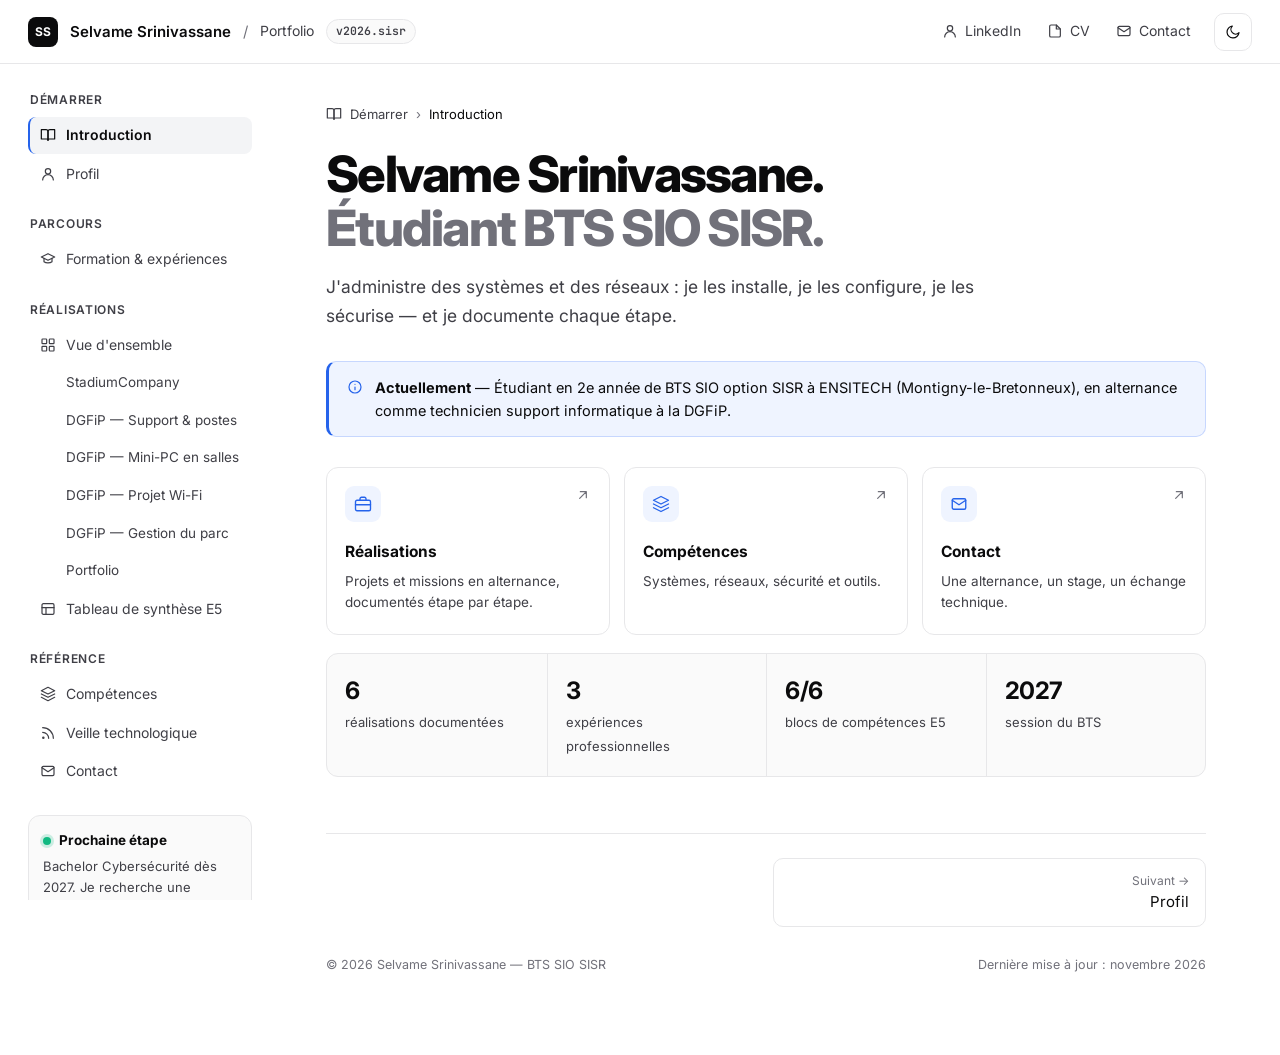
<file: index.html>
<!DOCTYPE html>
<html lang="fr">
<head>
<meta charset="UTF-8">
<meta name="viewport" content="width=device-width, initial-scale=1.0">
<title>Selvame Srinivassane — Portfolio BTS SIO SISR</title>
<meta name="description" content="Portfolio de Selvame Srinivassane, étudiant en BTS SIO option SISR : réalisations professionnelles, compétences systèmes & réseaux, veille technologique.">
<link rel="preconnect" href="https://fonts.googleapis.com">
<link rel="preconnect" href="https://fonts.gstatic.com" crossorigin>
<link href="https://fonts.googleapis.com/css2?family=Inter:wght@400;500;600;700;800&family=JetBrains+Mono:wght@400;500&display=swap" rel="stylesheet">
<script>
  // Applique le thème avant l'affichage pour éviter le flash
  (function () {
    var t = null;
    try { t = localStorage.getItem('theme'); } catch (e) {}
    if (!t) t = window.matchMedia('(prefers-color-scheme: dark)').matches ? 'dark' : 'light';
    document.documentElement.setAttribute('data-theme', t);
  })();
</script>
<style>
  :root {
    --bg: #ffffff;
    --surface: #fafafa;
    --surface-2: #f3f4f6;
    --border: #e7e7e9;
    --text: #0b0b0c;
    --text-2: #3f3f46;
    --muted: #71717a;
    --accent: #2563eb;
    --accent-soft: #eff4ff;
    --accent-border: #c7d7fe;
    --ok: #10b981;
    --todo-bg: #fffbeb;
    --todo-border: #f59e0b;
    --todo-text: #92400e;
    --radius: 12px;
    --sidebar-w: 270px;
    --header-h: 64px;
    --font: "Inter", system-ui, -apple-system, "Segoe UI", sans-serif;
    --mono: "JetBrains Mono", ui-monospace, Consolas, monospace;
  }
  :root[data-theme="dark"] {
    --bg: #0a0a0b;
    --surface: #121214;
    --surface-2: #1a1a1d;
    --border: #26262b;
    --text: #f4f4f5;
    --text-2: #d4d4d8;
    --muted: #8e8e98;
    --accent: #6b9bff;
    --accent-soft: rgba(59,130,246,.10);
    --accent-border: rgba(96,145,255,.35);
    --todo-bg: rgba(245,158,11,.10);
    --todo-border: #b7791f;
    --todo-text: #fbbf24;
  }

  * { box-sizing: border-box; }
  html { scroll-behavior: smooth; }
  body {
    margin: 0; background: var(--bg); color: var(--text);
    font-family: var(--font); font-size: 15px; line-height: 1.6;
    -webkit-font-smoothing: antialiased;
  }
  a { color: inherit; text-decoration: none; }
  svg.i { width: 16px; height: 16px; flex: none; stroke: currentColor; fill: none; stroke-width: 1.8; stroke-linecap: round; stroke-linejoin: round; }
  code, .mono { font-family: var(--mono); }
  :focus-visible { outline: 2px solid var(--accent); outline-offset: 2px; border-radius: 6px; }

  /* ---------- Header ---------- */
  .header {
    position: sticky; top: 0; z-index: 40; height: var(--header-h);
    background: color-mix(in srgb, var(--bg) 88%, transparent);
    backdrop-filter: blur(10px); border-bottom: 1px solid var(--border);
  }
  .header-inner { height: 100%; display: flex; align-items: center; gap: 12px; padding: 0 28px; }
  .brand { display: flex; align-items: center; gap: 12px; font-weight: 600; white-space: nowrap; }
  .logo {
    width: 30px; height: 30px; border-radius: 8px; background: var(--text); color: var(--bg);
    display: grid; place-items: center; font-size: 12px; font-weight: 700; letter-spacing: -.02em;
  }
  .crumb-sep { color: var(--muted); font-weight: 400; }
  .brand-sub { color: var(--text-2); font-weight: 400; font-size: 14px; }
  .pill {
    font-family: var(--mono); font-size: 11.5px; color: var(--text-2);
    border: 1px solid var(--border); border-radius: 999px; padding: 2px 9px; background: var(--surface);
  }
  .header-right { margin-left: auto; display: flex; align-items: center; gap: 4px; }
  .hlink { display: inline-flex; align-items: center; gap: 7px; padding: 7px 11px; border-radius: 8px; font-size: 14px; color: var(--text-2); }
  .hlink:hover { background: var(--surface-2); color: var(--text); }
  .icon-btn {
    width: 38px; height: 38px; border-radius: 10px; border: 1px solid var(--border);
    background: var(--bg); color: var(--text); display: grid; place-items: center; cursor: pointer; margin-left: 8px;
  }
  .icon-btn:hover { background: var(--surface-2); }
  .menu-btn { display: none; margin-left: 0; }

  /* ---------- Layout ---------- */
  .layout { display: grid; grid-template-columns: var(--sidebar-w) minmax(0, 1fr); max-width: 1440px; }
  .sidebar {
    position: sticky; top: var(--header-h); height: calc(100vh - var(--header-h));
    overflow-y: auto; padding: 26px 18px 28px 28px;
  }
  .nav-group + .nav-group { margin-top: 22px; }
  .nav-title { font-size: 12px; font-weight: 600; letter-spacing: .06em; text-transform: uppercase; color: var(--text-2); margin: 0 0 8px 2px; }
  .nav-link {
    display: flex; align-items: center; gap: 10px; padding: 7px 10px; border-radius: 8px;
    color: var(--text-2); font-size: 14px; border-left: 2px solid transparent; margin-bottom: 2px;
  }
  .nav-link:hover { background: var(--surface-2); color: var(--text); }
  .nav-link.active { background: var(--surface-2); color: var(--text); font-weight: 600; border-left-color: var(--accent); }
  .nav-link.sub { padding-left: 36px; font-size: 13.5px; }
  .nav-link .txt { overflow: hidden; text-overflow: ellipsis; white-space: nowrap; }

  .status-card { margin-top: 26px; border: 1px solid var(--border); background: var(--surface); border-radius: var(--radius); padding: 14px; font-size: 13px; color: var(--text-2); }
  .status-card strong { display: flex; align-items: center; gap: 8px; color: var(--text); font-size: 13.5px; margin-bottom: 4px; }
  .dot { width: 8px; height: 8px; border-radius: 99px; background: var(--ok); box-shadow: 0 0 0 3px color-mix(in srgb, var(--ok) 20%, transparent); }

  .main { min-width: 0; padding: 40px 56px 80px; display: grid; grid-template-columns: minmax(0, 880px) 200px; gap: 48px; }
  .main.no-toc { grid-template-columns: minmax(0, 880px); }
  .toc { position: sticky; top: calc(var(--header-h) + 40px); align-self: start; font-size: 13px; }
  .toc p { font-weight: 600; margin: 0 0 8px; }
  .toc a { display: block; color: var(--muted); padding: 4px 0 4px 12px; border-left: 1px solid var(--border); }
  .toc a:hover { color: var(--text); border-left-color: var(--text); }

  /* ---------- Contenu ---------- */
  .breadcrumb { display: flex; align-items: center; gap: 8px; color: var(--text-2); font-size: 13px; margin-bottom: 22px; }
  .breadcrumb .chev { color: var(--muted); }
  .breadcrumb .cur { color: var(--text); }

  h1.hero { font-size: clamp(34px, 5vw, 50px); line-height: 1.08; letter-spacing: -.035em; font-weight: 800; margin: 0; }
  h1.hero .soft { color: var(--muted); }
  h1.page { font-size: clamp(28px, 4vw, 38px); line-height: 1.15; letter-spacing: -.03em; font-weight: 800; margin: 0; }
  .lead { color: var(--text-2); font-size: 17.5px; line-height: 1.65; max-width: 680px; margin: 18px 0 0; }
  h2 { font-size: 21px; letter-spacing: -.02em; margin: 44px 0 12px; scroll-margin-top: calc(var(--header-h) + 20px); }
  h3 { font-size: 15.5px; margin: 0 0 4px; }
  p { margin: 0 0 12px; }
  .muted { color: var(--muted); }

  .callout {
    display: flex; gap: 12px; align-items: flex-start; margin: 30px 0;
    background: var(--accent-soft); border: 1px solid var(--accent-border); border-left: 3px solid var(--accent);
    border-radius: 10px; padding: 14px 18px; font-size: 14.5px;
  }
  .callout svg { color: var(--accent); margin-top: 3px; }

  .cards { display: grid; grid-template-columns: repeat(3, 1fr); gap: 14px; }
  .cards.two { grid-template-columns: repeat(2, 1fr); }
  .card {
    position: relative; display: block; border: 1px solid var(--border); border-radius: var(--radius);
    padding: 18px 18px 20px; background: var(--bg); transition: border-color .15s, transform .15s, box-shadow .15s;
  }
  a.card:hover { border-color: color-mix(in srgb, var(--text) 25%, var(--border)); transform: translateY(-1px); box-shadow: 0 6px 20px -12px rgba(0,0,0,.25); }
  .card .ico { width: 36px; height: 36px; border-radius: 9px; background: var(--accent-soft); color: var(--accent); display: grid; place-items: center; margin-bottom: 18px; }
  .card .ico svg { width: 18px; height: 18px; }
  .card .arrow { position: absolute; top: 18px; right: 18px; color: var(--muted); }
  .card p { color: var(--text-2); font-size: 13.5px; margin: 6px 0 0; }
  .card .meta { display: flex; flex-wrap: wrap; gap: 6px; margin-top: 14px; }

  .stats { display: grid; grid-template-columns: repeat(4, 1fr); border: 1px solid var(--border); border-radius: var(--radius); background: var(--surface); margin-top: 18px; overflow: hidden; }
  .stat { padding: 18px; border-left: 1px solid var(--border); }
  .stat:first-child { border-left: 0; }
  .stat b { display: block; font-size: 24px; letter-spacing: -.02em; }
  .stat span { font-size: 13px; color: var(--text-2); }

  .tag { font-family: var(--mono); font-size: 11.5px; padding: 2px 8px; border-radius: 6px; background: var(--surface-2); color: var(--text-2); border: 1px solid var(--border); white-space: nowrap; }
  .tag.blue { background: var(--accent-soft); color: var(--accent); border-color: var(--accent-border); }
  .tag.ok { background: color-mix(in srgb, var(--ok) 12%, transparent); color: var(--ok); border-color: color-mix(in srgb, var(--ok) 35%, transparent); }
  .tag.wip { background: var(--todo-bg); color: var(--todo-text); border-color: color-mix(in srgb, var(--todo-border) 50%, transparent); }
  td code { font-size: 12.5px; background: var(--surface-2); padding: 1px 5px; border-radius: 4px; }

  .todo {
    display: inline-block; font-size: 12.5px; font-family: var(--mono);
    background: var(--todo-bg); color: var(--todo-text); border: 1px dashed var(--todo-border);
    border-radius: 6px; padding: 0 7px;
  }

  .table-wrap { border: 1px solid var(--border); border-radius: var(--radius); overflow-x: auto; }
  table { width: 100%; border-collapse: collapse; font-size: 14px; }
  th, td { text-align: left; padding: 11px 14px; border-bottom: 1px solid var(--border); vertical-align: top; }
  th { background: var(--surface); font-size: 12.5px; font-weight: 600; color: var(--text-2); }
  tr:last-child td { border-bottom: 0; }
  td.c, th.c { text-align: center; }
  .check { color: var(--ok); font-weight: 700; }

  .timeline { list-style: none; padding: 0; margin: 0; border-left: 1px solid var(--border); }
  .timeline li { position: relative; padding: 0 0 26px 24px; }
  .timeline li::before { content: ""; position: absolute; left: -5px; top: 7px; width: 9px; height: 9px; border-radius: 99px; background: var(--bg); border: 2px solid var(--accent); }
  .timeline .when { font-family: var(--mono); font-size: 12px; color: var(--muted); }

  .steps { padding-left: 20px; margin: 0; }
  .steps li { margin-bottom: 8px; color: var(--text-2); }
  .steps li::marker { color: var(--muted); font-family: var(--mono); font-size: 13px; }

  .meta-row { display: flex; flex-wrap: wrap; gap: 8px; margin-top: 16px; align-items: center; }

  .term {
    border: 1px solid var(--border); border-radius: var(--radius); background: var(--surface);
    font-family: var(--mono); font-size: 13px; padding: 16px 18px; line-height: 1.75; overflow-x: auto;
  }
  .term .p { color: var(--ok); }
  .term .c { color: var(--muted); }

  .doc-link { display: flex; align-items: center; gap: 12px; padding: 12px 14px; border: 1px solid var(--border); border-radius: 10px; margin-bottom: 8px; font-size: 14px; }
  .doc-link:hover { background: var(--surface); }
  .doc-link .muted { margin-left: auto; font-size: 12px; font-family: var(--mono); }

  .gallery { display: grid; grid-template-columns: repeat(2, minmax(0, 1fr)); gap: 16px; }
  .shot { margin: 0; border: 1px solid var(--border); border-radius: var(--radius); overflow: hidden; background: var(--bg); display: flex; flex-direction: column; }
  .shot-img { position: relative; display: block; width: 100%; padding: 0; border: 0; cursor: zoom-in; background: var(--surface-2); aspect-ratio: 16 / 10; overflow: hidden; border-bottom: 1px solid var(--border); }
  .shot-img img { width: 100%; height: 100%; object-fit: cover; object-position: top left; display: block; transition: transform .3s ease; }
  .shot-img:hover img { transform: scale(1.03); }
  .shot-img .zoom { position: absolute; right: 10px; bottom: 10px; width: 32px; height: 32px; border-radius: 8px; display: grid; place-items: center; background: rgba(0,0,0,.6); color: #fff; opacity: 0; transition: opacity .2s; }
  .shot-img:hover .zoom, .shot-img:focus-visible .zoom { opacity: 1; }
  .shot figcaption { display: flex; gap: 10px; align-items: flex-start; padding: 14px 16px 16px; font-size: 13.5px; }
  .shot figcaption strong { display: block; font-size: 14.5px; margin-bottom: 2px; }
  .shot figcaption p { margin: 0; color: var(--text-2); }
  .lightbox { position: fixed; inset: 0; z-index: 100; background: rgba(0,0,0,.82); display: none; align-items: center; justify-content: center; flex-direction: column; gap: 12px; padding: 24px 16px; }
  .lightbox.open { display: flex; }
  .lightbox img { max-width: min(1200px, 100%); max-height: calc(100vh - 110px); border-radius: 10px; box-shadow: 0 20px 60px rgba(0,0,0,.5); background: #fff; }
  .lightbox p { color: #e5e5e5; margin: 0; font-size: 14px; text-align: center; }
  .lightbox .lb-close { position: absolute; top: 16px; right: 16px; width: 40px; height: 40px; border-radius: 10px; border: 0; background: rgba(255,255,255,.12); color: #fff; display: grid; place-items: center; cursor: pointer; }
  @media (max-width: 700px) { .gallery { grid-template-columns: 1fr; } }

  .contact-grid { display: grid; grid-template-columns: minmax(0, 1.5fr) minmax(0, 1fr); gap: 16px; margin-top: 30px; align-items: start; }
  .contact-side { display: grid; gap: 14px; }
  .form { border: 1px solid var(--border); border-radius: var(--radius); padding: 22px; background: var(--bg); }
  .form h3 { margin-bottom: 4px; }
  .form .sub { color: var(--muted); font-size: 13.5px; margin-bottom: 18px; }
  .field { margin-bottom: 14px; }
  .field label { display: block; font-size: 13px; font-weight: 600; margin-bottom: 6px; }
  .field input, .field textarea {
    width: 100%; font: inherit; font-size: 14.5px; color: var(--text); background: var(--surface);
    border: 1px solid var(--border); border-radius: 9px; padding: 10px 12px;
  }
  .field textarea { min-height: 140px; resize: vertical; }
  .field input:focus, .field textarea:focus { outline: none; border-color: var(--accent); box-shadow: 0 0 0 3px var(--accent-soft); }
  .hp { position: absolute; left: -9999px; }
  .btn {
    display: inline-flex; align-items: center; gap: 8px; border: 0; cursor: pointer; font: inherit; font-weight: 600; font-size: 14px;
    background: var(--text); color: var(--bg); padding: 10px 18px; border-radius: 9px;
  }
  .btn:hover { opacity: .88; }
  .btn:disabled { opacity: .5; cursor: wait; }
  .form-status { margin-top: 14px; font-size: 14px; border-radius: 9px; padding: 10px 12px; display: none; }
  .form-status.ok { display: block; background: color-mix(in srgb, var(--ok) 12%, transparent); color: var(--ok); border: 1px solid color-mix(in srgb, var(--ok) 35%, transparent); }
  .form-status.err { display: block; background: var(--todo-bg); color: var(--todo-text); border: 1px solid color-mix(in srgb, var(--todo-border) 50%, transparent); }
  @media (max-width: 900px) { .contact-grid { grid-template-columns: 1fr; } }

  .pager { display: grid; grid-template-columns: 1fr 1fr; gap: 14px; margin-top: 56px; padding-top: 24px; border-top: 1px solid var(--border); }
  .pager a { border: 1px solid var(--border); border-radius: 10px; padding: 12px 16px; }
  .pager a:hover { border-color: color-mix(in srgb, var(--text) 25%, var(--border)); }
  .pager small { display: block; color: var(--muted); font-size: 12px; }
  .pager .next { text-align: right; grid-column: 2; }

  .page-footer { margin-top: 28px; font-size: 12.5px; color: var(--muted); display: flex; justify-content: space-between; gap: 12px; flex-wrap: wrap; }

  .fade { animation: fade .25s ease; }
  @keyframes fade { from { opacity: 0; transform: translateY(4px); } to { opacity: 1; transform: none; } }

  .backdrop { display: none; }

  /* ---------- Responsive ---------- */
  @media (max-width: 1240px) {
    .main { grid-template-columns: minmax(0, 880px); padding: 36px 40px 72px; }
    .toc { display: none; }
  }
  @media (max-width: 900px) {
    .layout { grid-template-columns: 1fr; }
    .menu-btn { display: grid; }
    .sidebar {
      position: fixed; z-index: 50; top: var(--header-h); left: 0; bottom: 0; width: 290px; height: auto;
      background: var(--bg); border-right: 1px solid var(--border);
      transform: translateX(-100%); transition: transform .2s ease;
    }
    body.nav-open .sidebar { transform: none; }
    body.nav-open .backdrop { display: block; position: fixed; inset: var(--header-h) 0 0 0; z-index: 45; background: rgba(0,0,0,.35); }
    .hlink .lbl, .brand-sub, .crumb-sep, .pill { display: none; }
    .header-inner { padding: 0 16px; }
    .main { padding: 28px 16px 64px; }
    .cards, .cards.two { grid-template-columns: 1fr; }
    .stats { grid-template-columns: 1fr 1fr; }
    .stat:nth-child(3) { border-left: 0; }
    .stat:nth-child(n+3) { border-top: 1px solid var(--border); }
  }
  @media (prefers-reduced-motion: reduce) {
    html { scroll-behavior: auto; }
    .fade { animation: none; }
    .card, .sidebar { transition: none; }
  }
</style>
</head>
<body>

<header class="header">
  <div class="header-inner">
    <button class="icon-btn menu-btn" id="menuBtn" aria-label="Ouvrir le menu" aria-expanded="false">
      <svg class="i" viewBox="0 0 24 24"><path d="M4 6h16M4 12h16M4 18h16"/></svg>
    </button>
    <a href="#/" class="brand">
      <span class="logo">SS</span>
      <span>Selvame Srinivassane</span>
      <span class="crumb-sep">/</span>
      <span class="brand-sub">Portfolio</span>
      <span class="pill">v2026.sisr</span>
    </a>
    <div class="header-right">
      <a class="hlink" href="https://www.linkedin.com/in/selvame-srinivassane-29b6972b8/" target="_blank" rel="noopener noreferrer">
        <svg class="i" viewBox="0 0 24 24"><circle cx="12" cy="8" r="4"/><path d="M4 21a8 8 0 0 1 16 0"/></svg><span class="lbl">LinkedIn</span>
      </a>
      <a class="hlink" href="docs/CV_Selvame_Srinivassane.pdf" target="_blank" rel="noopener">
        <svg class="i" viewBox="0 0 24 24"><path d="M14 3H6a2 2 0 0 0-2 2v14a2 2 0 0 0 2 2h12a2 2 0 0 0 2-2V9z"/><path d="M14 3v6h6"/></svg><span class="lbl">CV</span>
      </a>
      <a class="hlink" href="#/contact">
        <svg class="i" viewBox="0 0 24 24"><rect x="3" y="5" width="18" height="14" rx="2"/><path d="m3 7 9 6 9-6"/></svg><span class="lbl">Contact</span>
      </a>
      <button class="icon-btn" id="themeBtn" aria-label="Changer de thème"></button>
    </div>
  </div>
</header>

<div class="layout">
  <aside class="sidebar" id="sidebar" aria-label="Navigation"></aside>
  <div class="backdrop" id="backdrop"></div>
  <main class="main" id="main"></main>
</div>

<div class="lightbox" id="lightbox" role="dialog" aria-modal="true" aria-label="Capture agrandie">
  <button class="lb-close" id="lbClose" aria-label="Fermer"></button>
  <img id="lbImg" alt="">
  <p id="lbCap"></p>
</div>

<script>
/* =====================================================================
   DONNÉES — c'est ici que tu modifies le contenu du portfolio.
   Tout ce qui est marqué TODO(...) s'affiche en jaune sur le site.
   ===================================================================== */

const PROFIL = {
  nom: "Selvame Srinivassane",
  titre: "Étudiant BTS SIO SISR.",
  accroche: "J'administre des systèmes et des réseaux : je les installe, je les configure, je les sécurise — et je documente chaque étape.",
  actuellement: "Étudiant en 2e année de BTS SIO option SISR à ENSITECH (Montigny-le-Bretonneux), en alternance comme technicien support informatique à la DGFiP.",
  statut: "Prochaine étape",
  recherche: "Bachelor Cybersécurité dès 2027. Je recherche une entreprise pour m'accompagner en alternance.",
  email: "Selvame1711@gmail.com",
  linkedin: "https://www.linkedin.com/in/selvame-srinivassane-29b6972b8/",
  cv: "docs/CV_Selvame_Srinivassane.pdf",
  // Clé Web3Forms (reçue par mail sur web3forms.com) : colle-la entre les guillemets pour activer le formulaire
  cleFormulaire: "21bd60b8-2c0d-4b85-be13-9402040ba0b2",
  majLe: "novembre 2026",
};

// Les 6 blocs de compétences de l'épreuve E5 (tableau de synthèse)
const COMPETENCES_E5 = [
  "Gérer le patrimoine informatique",
  "Répondre aux incidents et aux demandes d'assistance et d'évolution",
  "Développer la présence en ligne de l'organisation",
  "Travailler en mode projet",
  "Mettre à disposition des utilisateurs un service informatique",
  "Organiser son développement professionnel",
];

// Réalisations professionnelles. "competences" = numéros (1 à 6) des blocs E5 ci-dessus.
const REALISATIONS = [
  {
    id: "stadiumcompany",
    titre: "Infrastructure réseau sécurisée — StadiumCompany",
    court: "StadiumCompany",
    type: "Projet",
    cadre: "Réalisation en cours de formation",
    periode: "15/09/26 — en cours",
    resume: "Conception et déploiement complet d'une infrastructure d'entreprise virtualisée : segmentation par VLAN, pare-feu pfSense, Active Directory, GLPI / OCS Inventory, haute disponibilité et sauvegarde.",
    contexte: "Dans le cadre de la préparation à l'épreuve pratique du BTS SIO (option SISR), conception et déploiement d'une infrastructure réseau d'entreprise virtualisée sous VMware Workstation Pro pour l'entreprise fictive StadiumCompany.",
    objectifs: [
      "Segmenter les flux par service grâce aux VLAN",
      "Centraliser l'administration des identités avec Active Directory",
      "Sécuriser les accès internes et externes via un pare-feu central",
      "Gérer le parc et les demandes des utilisateurs",
    ],
    environnement: ["VMware Workstation Pro", "pfSense", "Windows Server", "AD DS", "DNS", "DHCP", "Debian", "Apache2", "MariaDB", "PHP", "GLPI", "OCS Inventory", "HAProxy", "Bacula", "Windows 10"],
    tableaux: [
      {
        id: "adressage", titre: "Plan d'adressage & VLAN",
        colonnes: ["VLAN", "Zone", "Réseau", "Passerelle (pfSense)", "Équipements & IP"],
        lignes: [
          ["WAN", "Accès Internet (NAT)", "DHCP VMware", "Passerelle hôte", "Interface WAN pfSense"],
          ["VLAN 10", "Admin / Serveurs", "172.20.1.0/24", "172.20.1.1", "Windows Server AD / DNS / DHCP : 172.20.1.2<br>Serveur GLPI / OCS Inventory : 172.20.1.15<br>PC-ADMIN : 172.20.1.80"],
          ["VLAN 20", "Équipes / Utilisateurs", "172.20.2.0/24", "172.20.2.1", "Postes clients métiers (DHCP)"],
          ["VLAN 30", "Wi-Fi / Invités", "172.20.3.0/24", "172.20.3.1", "Bornes et terminaux mobiles, isolés du réseau interne"],
          ["VLAN 40", "DMZ (services exposés)", "172.20.4.0/24", "172.20.4.1", "Load balancer HAProxy<br>Serveurs web frontaux"],
        ],
      },
      {
        id: "services", titre: "Services déployés",
        colonnes: ["Service", "Ce qui a été fait", "Statut"],
        lignes: [
          ["Routage & pare-feu — pfSense", "Routage inter-VLAN et NAT sortant pour l'accès Internet des sous-réseaux autorisés. Cloisonnement des flux par règles de filtrage par interface (blocage par défaut / <em>implicit deny</em>).", "Validé"],
          ["Annuaire — Windows Server", "Domaine Active Directory <code>stadiumcompany.com</code>, DNS interne, intégration du poste PC-ADMIN (Windows 10) avec authentification Kerberos.", "Validé"],
          ["Parc & ticketing — GLPI / OCS", "Déploiement sur Debian (172.20.1.15) avec Apache2 / MariaDB / PHP.", "Validé"],
          ["Répartition de charge — HAProxy", "Répartition HTTP vers les serveurs web de la DMZ.", "En cours"],
          ["Sauvegarde — Bacula", "Sauvegarde centralisée des configurations et des bases de données.", "En cours"],
        ],
      },
      {
        id: "recette", titre: "Cahier de recette",
        colonnes: ["Test", "Source", "Destination", "Résultat attendu", "Statut"],
        lignes: [
          ["Connectivité passerelle", "PC-ADMIN (172.20.1.80)", "pfSense (172.20.1.1)", "Réponse ICMP (ping OK)", "Validé"],
          ["Accès Internet (NAT)", "PC-ADMIN (172.20.1.80)", "Externe (1.1.1.1)", "Sortie via pfSense (ping OK)", "Validé"],
          ["Résolution DNS interne", "PC-ADMIN (172.20.1.80)", "stadiumcompany.com", "Résolution vers 172.20.1.2", "Validé"],
          ["Authentification domaine", "PC-ADMIN (Windows 10)", "Contrôleur AD (172.20.1.2)", "Ouverture de session STADIUMCOMPANY\\Administrateur", "Validé"],
          ["Disponibilité web GLPI", "VLAN 10", "http://172.20.1.15", "Apache : HTTP/1.1 200 OK", "Validé"],
          ["Cloisonnement inter-VLAN", "VLAN 30 / VLAN 20", "VLAN 10 (serveurs)", "Trafic bloqué par pfSense", "À finaliser"],
        ],
      },
    ],
    etapes: [
      "Conception du plan d'adressage et de la segmentation en 4 VLAN + WAN",
      "Installation de pfSense : interfaces, routage inter-VLAN, NAT sortant et règles de filtrage",
      "Déploiement de Windows Server : AD DS, DNS, DHCP et domaine stadiumcompany.com",
      "Intégration du poste PC-ADMIN au domaine",
      "Installation de GLPI et OCS Inventory sur Debian (Apache2 / MariaDB / PHP)",
      "Mise en place de HAProxy en DMZ et de Bacula (en cours)",
      "Rédaction et exécution du cahier de recette",
    ],
    competences: [1, 2, 4, 5],
    galerie: [
      { img: "docs/stadiumcompany/01-pfsense-console.png", titre: "pfSense — interfaces", legende: "Console pfSense 2.6 : WAN en DHCP et les 4 réseaux internes (Admin, Équipe, Wi-Fi, DMZ) sur leurs passerelles 172.20.x.1." },
      { img: "docs/stadiumcompany/02-ad-serveur-local.png", titre: "Windows Server — contrôleur de domaine", legende: "Serveur Windows Server 2019 membre du domaine stadiumcompany.com, en adresse fixe 172.20.1.2." },
      { img: "docs/stadiumcompany/03-client-ipconfig.png", titre: "Poste client — VLAN Équipe", legende: "Le poste Windows 10 reçoit automatiquement son adresse (172.20.2.11), sa passerelle et le suffixe DNS du domaine par DHCP." },
      { img: "docs/stadiumcompany/04-glpi-tableau-de-bord.png", titre: "GLPI — gestion de parc", legende: "Interface web de GLPI hébergée sur le serveur Debian 172.20.1.15, accessible depuis le réseau d'administration." },
    ],
    documents: [
      { nom: "Documentation technique — Infrastructure StadiumCompany", fichier: "docs/stadiumcompany/Documentation-technique-StadiumCompany.pdf" },
    ],
  },
  {
    id: "dgfip",
    titre: "Support utilisateurs et préparation des postes de travail",
    court: "DGFiP — Support & postes",
    type: "Alternance",
    cadre: "Réalisation en milieu professionnel",
    periode: "01/10/25 au 31/07/27",
    entreprise: "DGFiP — ENFiP Noisy-le-Grand",
    resume: "Support informatique de premier niveau pour une quarantaine d'agents, et préparation des postes de travail avec un socle logiciel adapté au profil de chaque utilisateur.",
    contexte: "Le pôle Soutien informatique de l'ENFiP assure l'assistance d'une quarantaine d'agents et des formateurs de l'école. Chaque nouveau poste doit être préparé avec un socle logiciel adapté à son utilisateur : certaines applications sont réservées à certains niveaux hiérarchiques, d'autres non.",
    objectifs: [
      "Diagnostiquer et résoudre les incidents matériels et réseau de premier niveau",
      "Préparer et installer des postes de travail conformes au socle de l'établissement",
      "Assurer la continuité de service pour les agents et les formateurs",
    ],
    environnement: ["Windows 10 / 11", "Windows Server", "TCP/IP", "DHCP", "DNS", "Outil d'analyse réseau"],
    etapes: [
      "Prise en charge des demandes et incidents des utilisateurs, diagnostic et résolution de premier niveau",
      "Soclage des postes : installation du socle logiciel selon la catégorie de l'utilisateur (applications différentes selon le niveau hiérarchique)",
      "Branchement, configuration et test du matériel sur les nouveaux postes",
      "Diagnostic réseau à l'aide d'un équipement d'analyse",
      "Accompagnement de l'équipe réseau de Noisiel lors de ses interventions sur les pannes réseau, pour observer sa méthode de diagnostic",
    ],
    tableaux: [
      {
        id: "incident", titre: "Exemple d'incident résolu",
        colonnes: ["Étape", "Détail"],
        lignes: [
          ["Signalement", "Une agente signale qu'elle n'a plus accès au réseau : pas d'Internet, ni de lecteurs partagés, ni de messagerie."],
          ["Diagnostic", "Sur le poste, <code>ipconfig</code> affiche une adresse en 169.254.x.x (APIPA) : le poste ne reçoit pas d'adresse du serveur DHCP. Le voyant de la carte réseau est éteint, donc le problème est physique. Je teste le câble sur un autre poste : il ne fonctionne pas non plus."],
          ["Résolution", "Remplacement du câble réseau défectueux, puis <code>ipconfig /renew</code> : le poste obtient une adresse valide. Vérification avec un <code>ping</code> vers la passerelle, puis de l'accès aux lecteurs réseau et à la messagerie."],
          ["Clôture", "Confirmation auprès de l'utilisatrice que tout fonctionne, et câble défectueux retiré du stock."],
        ],
      },
    ],
    competences: [2, 5],
    documents: [{ nom: "Fiche technique — Support utilisateurs et préparation des postes", fichier: "docs/dgfip/Fiche-DGFiP-Support-et-postes.pdf" }],
  },
  {
    id: "dgfip-minipc",
    titre: "Déploiement de mini-PC dans 27 salles de cours",
    court: "DGFiP — Mini-PC en salles",
    type: "Alternance",
    cadre: "Réalisation en milieu professionnel",
    periode: "01/10/25 au 31/07/27",
    entreprise: "DGFiP — ENFiP Noisy-le-Grand",
    resume: "Installation de mini-PC (format « Tiny ») dans 27 salles de cours, pour que les formateurs n'aient plus besoin d'apporter leur propre ordinateur.",
    contexte: "Jusqu'ici, les formateurs devaient apporter et brancher leur propre ordinateur dans chacune des 27 salles de cours de l'école. Pour leur simplifier la tâche, l'établissement a décidé d'équiper chaque salle d'un mini-PC fixe, prêt à l'emploi.",
    objectifs: [
      "Équiper chaque salle d'un poste fixe prêt à l'emploi",
      "Simplifier le quotidien des formateurs",
      "Référencer les nouveaux équipements dans l'outil de suivi du parc",
    ],
    environnement: ["Mini-PC format Tiny", "Windows 10 / 11", "SIGMA (suivi du parc)"],
    etapes: [
      "Recensement des 27 salles à équiper",
      "Préparation et soclage des mini-PC",
      "Installation, raccordement et tests dans chaque salle",
      "Enregistrement du matériel dans SIGMA",
      "Bilan : les formateurs trouvent le dispositif beaucoup plus pratique. Ils n'ont plus à transporter leur ordinateur d'une salle à l'autre, et le poste est prêt dès leur arrivée, ce qui leur fait gagner du temps en début de cours.",
    ],
    competences: [1, 5],
    documents: [{ nom: "Fiche technique — Déploiement de mini-PC dans 27 salles", fichier: "docs/dgfip/Fiche-DGFiP-Mini-PC-salles.pdf" }],
  },
  {
    id: "dgfip-wifi",
    titre: "Projet d'installation du Wi-Fi dans les salles de cours",
    court: "DGFiP — Projet Wi-Fi",
    type: "Alternance",
    cadre: "Réalisation en milieu professionnel",
    periode: "01/10/25 au 31/07/27",
    entreprise: "DGFiP — ENFiP Noisy-le-Grand",
    resume: "Participation à un projet de couverture Wi-Fi des salles de cours : recensement des besoins, demandes de devis, appel d'offres, analyse du terrain, puis installation prévue en décembre.",
    contexte: "L'école souhaite offrir un accès Wi-Fi dans ses salles de cours. Comme toute administration, elle doit passer par une procédure d'achat public (appel d'offres) pour choisir le prestataire. Les travaux sont planifiés pendant les vacances des élèves pour ne pas perturber les cours.",
    objectifs: [
      "Définir le besoin : nombre de salles et couverture attendue",
      "Comparer les offres et préparer le choix du prestataire",
      "Suivre l'installation jusqu'à la mise en service",
    ],
    environnement: ["Wi-Fi", "Bornes d'accès", "Devis & appel d'offres", "Gestion de projet"],
    etapes: [
      "Recensement des salles à couvrir",
      "Demandes de devis auprès des fournisseurs",
      "Participation à l'appel d'offres : désignation du porteur de projet et choix du prestataire",
      "Analyse du terrain (étude de couverture des salles), en cours",
      "Installation planifiée en décembre, pendant les vacances des élèves, pour ne pas perturber les cours",
    ],
    competences: [1, 4, 5],
    documents: [{ nom: "Fiche technique — Projet Wi-Fi des salles de cours", fichier: "docs/dgfip/Fiche-DGFiP-Projet-WiFi.pdf" }],
  },
  {
    id: "dgfip-parc",
    titre: "Gestion du parc informatique : suivi, achats et fin de vie",
    court: "DGFiP — Gestion du parc",
    type: "Alternance",
    cadre: "Réalisation en milieu professionnel",
    periode: "01/10/25 au 31/07/27",
    entreprise: "DGFiP — ENFiP Noisy-le-Grand",
    resume: "Suivi du parc dans l'applicatif SIGMA, commande du matériel manquant via le fournisseur de référence et gestion de la fin de vie du matériel (dons à des associations).",
    contexte: "Le pôle Soutien informatique doit savoir à tout moment quel matériel est en service, où il se trouve et quand il faut le remplacer. Ce suivi se fait dans SIGMA, l'applicatif de gestion du parc de l'établissement. Les achats passent par Inmac, le fournisseur de référence, et le matériel trop ancien est donné à des associations.",
    objectifs: [
      "Tenir à jour l'inventaire du parc (écrans, mini-PC, postes…)",
      "Identifier et commander le matériel manquant",
      "Donner une seconde vie au matériel ancien",
    ],
    environnement: ["SIGMA (suivi du parc)", "Inmac (fournisseur de référence)", "Inventaire"],
    etapes: [
      "Mise à jour de l'inventaire dans SIGMA",
      "Identification du matériel manquant et commande sur Inmac, le site de référence de l'établissement",
      "Réception et mise en service du matériel",
      "Sortie d'inventaire du matériel de plus de 5 ans et préparation des dons à des associations",
    ],
    competences: [1, 2],
    documents: [{ nom: "Fiche technique — Gestion du parc informatique", fichier: "docs/dgfip/Fiche-DGFiP-Gestion-du-parc.pdf" }],
  },
  {
    id: "portfolio",
    titre: "Conception de mon portfolio professionnel",
    court: "Portfolio",
    type: "Projet",
    cadre: "Réalisation en cours de formation",
    periode: "01/11/26 — en cours",
    resume: "Conception, rédaction et mise en ligne de ce portfolio pour présenter mes réalisations et gérer mon identité professionnelle.",
    contexte: "Support de présentation pour l'épreuve E5 du BTS SIO et pour mes candidatures.",
    objectifs: ["Présenter mes réalisations", "Gérer mon identité professionnelle", "Mettre en ligne le site"],
    environnement: ["HTML", "CSS", "JavaScript", "GitHub Pages", "Web3Forms"],
    etapes: ["Choix de la structure et de la charte", "Rédaction du contenu", "Mise en ligne sur GitHub Pages : https://selvame-17.github.io"],
    competences: [3, 6],
    documents: [{ nom: "Fiche technique — Conception du portfolio", fichier: "docs/portfolio/Fiche-Portfolio.pdf" }],
  },
];

const FORMATION = [
  { quand: "2027 — 2028", titre: "Bachelor Cybersécurité, systèmes et réseaux (visé)", lieu: "ENSITECH — Montigny-le-Bretonneux", desc: "" },
  { quand: "2025 — 2027", titre: "BTS SIO — option SISR", lieu: "ENSITECH — Montigny-le-Bretonneux", desc: "Administration des systèmes, des réseaux et sécurité des infrastructures." },
  { quand: "2020 — 2021", titre: "Baccalauréat STI2D", lieu: "Lycée Émilie-de-Breteuil — Montigny-le-Bretonneux", desc: "" },
];
const EXPERIENCES = [
  { quand: "Oct. 2025 — juil. 2027", titre: "Technicien support informatique — alternance", lieu: "DGFiP — Noisy-le-Grand", desc: "Pôle Soutien informatique : support de 1er niveau, soclage des postes, déploiement de mini-PC dans 27 salles, projet Wi-Fi, gestion du parc." },
  { quand: "2024 — 2025", titre: "Gestionnaire RH — Paie", lieu: "Cour d'appel de Paris", desc: "Gestion administrative et paie, mise à jour du SIRH, arrivées et départs des personnels." },
  { quand: "2023 — 2024", titre: "Opérateur de numérisation", lieu: "Iron Mountain — Trappes", desc: "Traitement des factures fournisseurs, résolution d'anomalies en équipe." },
];
const CERTIFS = ["PIX"];

// Niveaux : "Notions", "Pratique", "Maîtrise"
const COMPETENCES_TECH = [
  { domaine: "Systèmes", items: [["Postes Windows 10 / 11 (installation, diagnostic)", "Maîtrise"], ["Windows Server — AD DS, DNS, DHCP", "Pratique"], ["Linux Debian (Apache2, MariaDB, PHP)", "Pratique"], ["Virtualisation (VMware Workstation Pro)", "Pratique"]] },
  { domaine: "Réseaux", items: [["Adressage IPv4, sous-réseaux", "Maîtrise"], ["VLAN, routage inter-VLAN", "Pratique"], ["NAT, DMZ", "Pratique"]] },
  { domaine: "Sécurité", items: [["Pare-feu pfSense (filtrage, implicit deny)", "Pratique"], ["Authentification Kerberos / domaine", "Notions"], ["SSH, VPN", "Notions"]] },
  { domaine: "Services & outils", items: [["GLPI / OCS Inventory", "Pratique"], ["HAProxy (répartition de charge)", "Notions"], ["Bacula (sauvegarde)", "Notions"], ["Scripting Bash / PowerShell", "Notions"]] },
];

const VEILLE = {
  sujet: "Après le rachat de VMware par Broadcom : la migration des entreprises vers Proxmox VE",
  pourquoi: "La virtualisation est au cœur du métier d'administrateur systèmes et réseaux : presque tous les serveurs d'une entreprise tournent aujourd'hui dans des machines virtuelles. Depuis le rachat de VMware par Broadcom, la solution la plus utilisée du marché a vu ses prix exploser, et de nombreuses organisations cherchent une alternative. J'ai moi-même monté mon infrastructure StadiumCompany sous VMware : ce sujet me concerne directement et touche aussi bien les PME que les administrations, attentives à leurs coûts.",
  synthese: [
    "<strong>Le déclencheur.</strong> Broadcom a finalisé le rachat de VMware fin 2023. Les licences perpétuelles ont été supprimées au profit d'abonnements facturés par cœur de processeur, avec un minimum de 16 cœurs par CPU. Selon les contrats, les hausses de prix vont de +150 % à plus de +1 000 %.",
    "<strong>La réaction du marché.</strong> Beaucoup d'entreprises évaluent des alternatives. Proxmox VE, une solution libre (licence AGPLv3) basée sur Debian, en est la principale bénéficiaire. Sa version 9.2 (mai 2026) ajoute la répartition automatique des machines virtuelles entre les serveurs, l'équivalent de la fonction DRS de VMware. Les autres alternatives citées sont XCP-ng et Nutanix AHV.",
    "<strong>Le volet juridique.</strong> En mars 2026, le CISPE, qui regroupe des hébergeurs cloud européens, a déposé une plainte auprès de la Commission européenne contre Broadcom pour abus de position dominante, après la fin de son programme partenaires en Europe.",
    "<strong>Ce que j'en retiens.</strong> Une migration ne se fait pas d'un coup : les équipes construisent souvent un second cluster sous Proxmox et y déplacent les machines au fil des renouvellements de licences VMware. Les principaux freins sont la formation des équipes et la reprise des outils de sauvegarde et de supervision.",
  ],
  themes: [
    ["Coûts & licences", "Évolution des offres Broadcom (abonnements, VCF, VVF, vSphere Express) et impact sur les budgets."],
    ["Alternatives", "Proxmox VE, XCP-ng, Nutanix AHV : fonctionnalités, limites, maturité."],
    ["Migration", "Outils de conversion des machines virtuelles, stratégies de migration progressive, retours d'expérience."],
    ["Souveraineté & droit", "Plaintes du CISPE, réaction de la Commission européenne, dépendance aux éditeurs étrangers."],
  ],
  outils: [
    ["Flux RSS", "Le Monde Informatique, IT-Connect, Next : suivi des articles sur la virtualisation."],
    ["Alertes Google", "Alertes sur les mots-clés « Proxmox », « Broadcom VMware » et « migration VMware »."],
    ["Sites officiels", "Notes de version de Proxmox VE et annonces de Broadcom, pour vérifier les informations à la source."],
    ["Communautés", "Forum Proxmox et Reddit r/Proxmox : retours d'expérience d'administrateurs."],
    ["Fiches de synthèse", "Un résumé par article, classé par thème, pour capitaliser la veille."],
  ],
  articles: [
    { date: "11/2025", titre: "Broadcom's licensing overhaul sparks surge in Proxmox adoption", source: "Open Source For You", lien: "https://www.opensourceforu.com/2025/11/broadcoms-licensing-overhaul-sparks-surge-in-proxmox-adoption/" },
    { date: "18/03/26", titre: "Le piège des coûts VMware en 2026 : pourquoi les équipes IT doivent décider dès maintenant", source: "Cloudmagazin", lien: "https://www.cloudmagazin.com/fr/2026/03/18/le-piege-des-couts-vmware-en-2026-pourquoi-les-equipes-it-doivent-decider-des-ma/" },
    { date: "19/03/26", titre: "EU cloud lobby takes Broadcom to Brussels over VMware partner purge", source: "The Register", lien: "https://www.theregister.com/2026/03/19/cispe_eu_complaint_vmware_vcsp_closure/" },
    { date: "20/03/26", titre: "Broadcom visé par une plainte antitrust de l'UE et une demande de mesure provisoire", source: "Boursorama (Reuters)", lien: "https://www.boursorama.com/bourse/actualites/broadcom-vise-par-une-plainte-antitrust-de-l-ue-et-une-demande-de-mesure-provisoire-f57bb9d12f76709110d83fe2e6b061f6" },
    { date: "22/04/26", titre: "VMware in the Post-Broadcom Era 2026: What Companies Must Decide Now", source: "Cloudmagazin", lien: "https://www.cloudmagazin.com/en/2026/04/22/vmware-in-the-postbroadcom-era-2026-what-dach-companies-must/" },
    { date: "2026", titre: "VMware vSphere Express : Broadcom revient vers les PME", source: "IT-Connect", lien: "https://www.it-connect.tech/broadcom-unveils-vmware-vsphere-express-to-win-back-smbs/" },
    { date: "2026", titre: "Alternatives à VMware : migrer sur Proxmox, mode d'emploi", source: "Le Monde Informatique", lien: "https://www.lemondeinformatique.fr/publi_info/lire-alternatives-a-vmware-migrer-sur-proxmox-mode-d-emploi-1098.html" },
  ],
};

/* =====================================================================
   RENDU — tu n'as normalement pas besoin de modifier en dessous.
   ===================================================================== */

const ICONS = {
  book: '<path d="M2 4h7a3 3 0 0 1 3 3v13a2 2 0 0 0-2-2H2z"/><path d="M22 4h-7a3 3 0 0 0-3 3v13a2 2 0 0 1 2-2h8z"/>',
  user: '<circle cx="12" cy="8" r="4"/><path d="M4 21a8 8 0 0 1 16 0"/>',
  cap: '<path d="m22 9-10-5L2 9l10 5z"/><path d="M6 11v5c3 2.5 9 2.5 12 0v-5"/>',
  server: '<rect x="3" y="3" width="18" height="8" rx="2"/><rect x="3" y="13" width="18" height="8" rx="2"/><path d="M7 7h.01M7 17h.01"/>',
  network: '<rect x="9" y="2" width="6" height="6" rx="1"/><rect x="2" y="16" width="6" height="6" rx="1"/><rect x="16" y="16" width="6" height="6" rx="1"/><path d="M12 8v4M5 16v-2h14v2"/>',
  briefcase: '<rect x="2" y="7" width="20" height="14" rx="2"/><path d="M16 7V5a2 2 0 0 0-2-2h-4a2 2 0 0 0-2 2v2M2 13h20"/>',
  grid: '<rect x="3" y="3" width="7" height="7" rx="1"/><rect x="14" y="3" width="7" height="7" rx="1"/><rect x="3" y="14" width="7" height="7" rx="1"/><rect x="14" y="14" width="7" height="7" rx="1"/>',
  table: '<rect x="3" y="4" width="18" height="16" rx="2"/><path d="M3 10h18M9 10v10"/>',
  layers: '<path d="m12 2 10 5-10 5L2 7z"/><path d="m2 12 10 5 10-5M2 17l10 5 10-5"/>',
  rss: '<path d="M4 11a9 9 0 0 1 9 9M4 4a16 16 0 0 1 16 16"/><circle cx="5" cy="19" r="1"/>',
  mail: '<rect x="3" y="5" width="18" height="14" rx="2"/><path d="m3 7 9 6 9-6"/>',
  info: '<circle cx="12" cy="12" r="9"/><path d="M12 16v-4M12 8h.01"/>',
  arrow: '<path d="M7 17 17 7M8 7h9v9"/>',
  chev: '<path d="m9 18 6-6-6-6"/>',
  file: '<path d="M14 3H6a2 2 0 0 0-2 2v14a2 2 0 0 0 2 2h12a2 2 0 0 0 2-2V9z"/><path d="M14 3v6h6"/>',
  sun: '<circle cx="12" cy="12" r="4"/><path d="M12 2v2M12 20v2M4.9 4.9l1.4 1.4M17.7 17.7l1.4 1.4M2 12h2M20 12h2M4.9 19.1l1.4-1.4M17.7 6.3l1.4-1.4"/>',
  moon: '<path d="M21 13A9 9 0 1 1 11 3a7 7 0 0 0 10 10z"/>',
  shield: '<path d="M12 3 4 6v6c0 5 3.5 8 8 9 4.5-1 8-4 8-9V6z"/>',
  download: '<path d="M12 3v12M7 10l5 5 5-5M5 21h14"/>',
  zoom: '<circle cx="11" cy="11" r="7"/><path d="m20 20-4-4M11 8v6M8 11h6"/>',
  close: '<path d="M18 6 6 18M6 6l12 12"/>',
};
const ic = (n, cls = 'i') => `<svg class="${cls}" viewBox="0 0 24 24">${ICONS[n]}</svg>`;

// Transforme "TODO(xxx)" en badge jaune visible
const t = (s) => String(s ?? '').replace(/TODO\(([^)]*)\)/g, '<span class="todo">$1</span>');
const typeIcon = (r) => (r.type === 'Alternance' && r.id !== 'dgfip-wifi') ? 'briefcase' :(r.id === 'stadiumcompany' || r.id === 'dgfip-wifi') ? 'network' : r.type === 'Projet' ? 'layers' : 'server';

// Ordre des pages (pour la navigation précédent / suivant)
const PAGES = [
  { path: '/', titre: 'Introduction', groupe: 'Démarrer', icon: 'book' },
  { path: '/profil', titre: 'Profil', groupe: 'Démarrer', icon: 'user' },
  { path: '/formation', titre: 'Formation & expériences', groupe: 'Parcours', icon: 'cap' },
  { path: '/realisations', titre: "Vue d'ensemble", groupe: 'Réalisations', icon: 'grid' },
  ...REALISATIONS.map(r => ({ path: '/realisations/' + r.id, titre: r.court, groupe: 'Réalisations', icon: typeIcon(r), sub: true })),
  { path: '/synthese', titre: 'Tableau de synthèse E5', groupe: 'Réalisations', icon: 'table' },
  { path: '/competences', titre: 'Compétences', groupe: 'Référence', icon: 'layers' },
  { path: '/veille', titre: 'Veille technologique', groupe: 'Référence', icon: 'rss' },
  { path: '/contact', titre: 'Contact', groupe: 'Référence', icon: 'mail' },
];

function renderSidebar(current) {
  const groups = [...new Set(PAGES.map(p => p.groupe))];
  const html = groups.map(g => `
    <div class="nav-group">
      <p class="nav-title">${g}</p>
      ${PAGES.filter(p => p.groupe === g).map(p => `
        <a class="nav-link ${p.sub ? 'sub' : ''} ${p.path === current ? 'active' : ''}" href="#${p.path}">
          ${p.sub ? '' : ic(p.icon)}<span class="txt">${p.titre}</span>
        </a>`).join('')}
    </div>`).join('');
  document.getElementById('sidebar').innerHTML = html + `
    <div class="status-card">
      <strong><span class="dot"></span> ${PROFIL.statut}</strong>
      ${PROFIL.recherche}
    </div>`;
}

function breadcrumb(groupe, titre, parent) {
  return `<nav class="breadcrumb">${ic('book')}<span>${groupe}</span>
    ${parent ? `<span class="chev">›</span><a href="#${parent[1]}">${parent[0]}</a>` : ''}
    <span class="chev">›</span><span class="cur">${titre}</span></nav>`;
}

function pager(current) {
  const i = PAGES.findIndex(p => p.path === current);
  const prev = PAGES[i - 1], next = PAGES[i + 1];
  return `<div class="pager">
    ${prev ? `<a href="#${prev.path}"><small>← Précédent</small>${prev.titre}</a>` : ''}
    ${next ? `<a class="next" href="#${next.path}"><small>Suivant →</small>${next.titre}</a>` : ''}
  </div>
  <div class="page-footer"><span>© ${new Date().getFullYear()} ${PROFIL.nom} — BTS SIO SISR</span><span>Dernière mise à jour : ${PROFIL.majLe}</span></div>`;
}

const toc = (items) => `<aside class="toc"><p>Sur cette page</p>${items.map(([id, l]) => `<a href="#${location.hash.split('#')[1] || '/'}" data-target="${id}">${l}</a>`).join('')}</aside>`;

// Badge de couleur pour les statuts dans les tableaux
const statut = (c) => c === 'Validé' ? '<span class="tag ok">✓ Validé</span>'
  : (c === 'En cours' || c === 'À finaliser') ? `<span class="tag wip">${c}</span>` : t(c);

const timeline = (list) => `<ul class="timeline">${list.map(f => `
  <li><div class="when">${t(f.quand)}</div><h3>${t(f.titre)}</h3>
    <p class="muted" style="margin:0">${t(f.lieu)}</p>${f.desc ? `<p style="margin-top:6px;color:var(--text-2)">${t(f.desc)}</p>` : ''}</li>`).join('')}
</ul>`;

const compChips =(list) => list.map(n => `<span class="tag blue" title="${COMPETENCES_E5[n - 1]}">C${n}</span>`).join('');

/* ---------- Pages ---------- */
const VIEWS = {
  '/': () => {
    const stages = EXPERIENCES.length;
    const couvertes = new Set(REALISATIONS.flatMap(r => r.competences)).size;
    return `
    ${breadcrumb('Démarrer', 'Introduction')}
    <h1 class="hero">${PROFIL.nom}.<br><span class="soft">${PROFIL.titre}</span></h1>
    <p class="lead">${PROFIL.accroche}</p>
    <div class="callout">${ic('info')}<div><strong>Actuellement</strong> — ${t(PROFIL.actuellement)}</div></div>
    <div class="cards">
      <a class="card" href="#/realisations"><span class="arrow">${ic('arrow')}</span><div class="ico">${ic('briefcase')}</div>
        <h3>Réalisations</h3><p>Projets et missions en alternance, documentés étape par étape.</p></a>
      <a class="card" href="#/competences"><span class="arrow">${ic('arrow')}</span><div class="ico">${ic('layers')}</div>
        <h3>Compétences</h3><p>Systèmes, réseaux, sécurité et outils.</p></a>
      <a class="card" href="#/contact"><span class="arrow">${ic('arrow')}</span><div class="ico">${ic('mail')}</div>
        <h3>Contact</h3><p>Une alternance, un stage, un échange technique.</p></a>
    </div>
    <div class="stats">
      <div class="stat"><b>${REALISATIONS.length}</b><span>réalisations documentées</span></div>
      <div class="stat"><b>${stages}</b><span>expériences professionnelles</span></div>
      <div class="stat"><b>${couvertes}/6</b><span>blocs de compétences E5</span></div>
      <div class="stat"><b>2027</b><span>session du BTS</span></div>
    </div>
    ${pager('/')}`;
  },

  '/profil': () => `
    ${breadcrumb('Démarrer', 'Profil')}
    <h1 class="page">Profil</h1>
    <p class="lead">Qui je suis, ce que je fais et où je veux aller.</p>
    <h2 id="apropos">À propos</h2>
    <p style="color:var(--text-2)">Étudiant en BTS SIO option SISR à Ensitech, je m'intéresse à tout ce qui fait tourner une infrastructure : serveurs, réseaux, pare-feu et services aux utilisateurs. J'aime comprendre comment les choses fonctionnent, monter des maquettes complètes — comme l'infrastructure StadiumCompany — et documenter chaque étape pour qu'un autre administrateur puisse reprendre le travail.</p>
    <p style="color:var(--text-2)">En alternance, je suis technicien support informatique à la DGFiP (ENFiP de Noisy-le-Grand), où j'assure le support d'une quarantaine de salariés. Ce poste m'apprend à être à l'écoute des utilisateurs et à résoudre les incidents avec méthode. Mes expériences précédentes, dans la gestion RH à la Cour d'appel de Paris et le traitement de documents chez Iron Mountain, m'ont donné de la rigueur et le sens du travail en équipe.</p>
    <div class="term" aria-label="Présentation façon terminal">
      <div><span class="p">visiteur@portfolio</span><span class="c">:~$</span> whoami</div>
      <div>selvame — étudiant BTS SIO SISR</div>
      <div><span class="p">visiteur@portfolio</span><span class="c">:~$</span> cat objectif.txt</div>
      <div>Devenir administrateur systèmes &amp; réseaux, puis évoluer vers la cybersécurité.</div>
    </div>
    <h2 id="projet">Projet professionnel</h2>
    <p style="color:var(--text-2)">Mon objectif est de devenir administrateur systèmes &amp; réseaux, puis d'évoluer vers la cybersécurité. Après le BTS, je souhaite poursuivre en <strong>Bachelor Cybersécurité, systèmes et réseaux</strong> à ENSITECH (2027–2028), pour me spécialiser dans l'administration des infrastructures, la supervision réseau et la sécurité des systèmes.</p>
    <h2 id="qualites">Savoir-être</h2>
    <div class="meta-row">${['Rigueur', 'Curiosité', 'Autonomie', "Esprit d'équipe", "Sens du service"].map(q => `<span class="tag">${t(q)}</span>`).join('')}</div>
    ${pager('/profil')}`,

  '/formation': () => `
    ${breadcrumb('Parcours', 'Formation & expériences')}
    <h1 class="page">Formation &amp; expériences</h1>
    <p class="lead">Mon parcours scolaire, mes expériences professionnelles et mes certifications.</p>
    <h2 id="cursus">Formation</h2>
    ${timeline(FORMATION)}
    <h2 id="experiences">Expériences professionnelles</h2>
    ${timeline(EXPERIENCES)}
    <h2 id="bts">Le BTS SIO option SISR</h2>
    <p style="color:var(--text-2)">L'option <strong>Solutions d'Infrastructure, Systèmes et Réseaux</strong> forme à l'installation, l'administration et la sécurisation des infrastructures informatiques : serveurs, réseaux, services et postes de travail.</p>
    <h2 id="certifs">Certifications</h2>
    <div class="meta-row">${CERTIFS.map(c => `<span class="tag">${t(c)}</span>`).join('')}</div>
    ${pager('/formation')}`,

  '/realisations': () => `
    ${breadcrumb('Réalisations', "Vue d'ensemble")}
    <h1 class="page">Réalisations professionnelles</h1>
    <p class="lead">Travaux réalisés en formation et en entreprise. Chaque fiche détaille le contexte, les étapes et les compétences E5 mobilisées.</p>
    <div class="cards two" style="margin-top:30px">${REALISATIONS.map(r => `
      <a class="card" href="#/realisations/${r.id}"><span class="arrow">${ic('arrow')}</span>
        <div class="ico">${ic(typeIcon(r))}</div>
        <h3>${r.titre}</h3><p>${t(r.resume)}</p>
        <div class="meta"><span class="tag">${r.type}</span>${compChips(r.competences)}</div></a>`).join('')}
    </div>
    ${pager('/realisations')}`,

  '/synthese': () => `
    ${breadcrumb('Réalisations', 'Tableau de synthèse E5')}
    <h1 class="page">Tableau de synthèse E5</h1>
    <p class="lead">Correspondance entre mes réalisations et les six blocs de compétences de l'épreuve E5.</p>
    <h2 id="legende">Légende</h2>
    <div class="table-wrap"><table><tbody>${COMPETENCES_E5.map((c, i) => `<tr><td style="width:60px"><span class="tag blue">C${i + 1}</span></td><td>${c}</td></tr>`).join('')}</tbody></table></div>
    <h2 id="tableau">Tableau</h2>
    <div class="table-wrap"><table>
      <thead><tr><th>Réalisation</th><th>Cadre</th><th>Période</th>${COMPETENCES_E5.map((_, i) => `<th class="c">C${i + 1}</th>`).join('')}</tr></thead>
      <tbody>${REALISATIONS.map(r => `<tr>
        <td><a href="#/realisations/${r.id}" style="font-weight:600">${r.court}</a></td>
        <td class="muted" style="font-size:13px">${r.cadre}</td>
        <td style="font-size:13px">${t(r.periode)}</td>
        ${COMPETENCES_E5.map((_, i) => `<td class="c">${r.competences.includes(i + 1) ? '<span class="check">✓</span>' : ''}</td>`).join('')}
      </tr>`).join('')}</tbody>
    </table></div>
    ${pager('/synthese')}`,

  '/competences': () => `
    ${breadcrumb('Référence', 'Compétences')}
    <h1 class="page">Compétences techniques</h1>
    <p class="lead">Technologies pratiquées en TP, en projet et en stage, avec mon niveau actuel.</p>
    ${COMPETENCES_TECH.map(g => `
      <h2 id="${g.domaine.toLowerCase().replace(/[^a-z]/g, '')}">${g.domaine}</h2>
      <div class="table-wrap"><table>
        <thead><tr><th>Technologie</th><th style="width:140px">Niveau</th></tr></thead>
        <tbody>${g.items.map(([n, l]) => `<tr><td>${n}</td><td><span class="tag ${l === 'Maîtrise' ? 'blue' : ''}">${l}</span></td></tr>`).join('')}</tbody>
      </table></div>`).join('')}
    ${pager('/competences')}`,

  '/veille': () => `
    ${breadcrumb('Référence', 'Veille technologique')}
    <h1 class="page">Veille technologique</h1>
    <p class="lead">Comment je me tiens informé des évolutions de mon métier.</p>
    <div class="callout">${ic('rss')}<div><strong>Sujet principal</strong> — ${t(VEILLE.sujet)}</div></div>
    <h2 id="pourquoi">Pourquoi ce sujet</h2>
    <p style="color:var(--text-2)">${t(VEILLE.pourquoi)}</p>
    ${VEILLE.synthese ? `<h2 id="synthese">Synthèse</h2>${VEILLE.synthese.map(p => `<p style="color:var(--text-2)">${p}</p>`).join('')}` : ''}
    <h2 id="themes">Axes de veille</h2>
    <div class="cards two">${VEILLE.themes.map(([n, d]) => `<div class="card"><h3>${n}</h3><p>${d}</p></div>`).join('')}</div>
    <h2 id="outils">Outils &amp; méthode</h2>
    <div class="table-wrap"><table><tbody>${VEILLE.outils.map(([n, d]) => `<tr><td style="width:180px;font-weight:600">${n}</td><td style="color:var(--text-2)">${d}</td></tr>`).join('')}</tbody></table></div>
    <h2 id="articles">Derniers articles</h2>
    ${VEILLE.articles.length ? `<div class="table-wrap"><table><thead><tr><th>Date</th><th>Article</th><th>Source</th></tr></thead><tbody>
      ${VEILLE.articles.map(a => `<tr><td class="mono" style="font-size:13px">${a.date}</td><td><a href="${a.lien}" target="_blank" rel="noopener" style="color:var(--accent)">${a.titre}</a></td><td class="muted">${a.source}</td></tr>`).join('')}
      </tbody></table></div>` : `<p>${t('TODO(ajoute tes articles dans VEILLE.articles)')}</p>`}
    ${pager('/veille')}`,

  '/contact': () => `
    ${breadcrumb('Référence', 'Contact')}
    <h1 class="page">Contact</h1>
    <p class="lead">Un projet, une question technique ou une opportunité pour la suite de mon parcours ? Laissez-moi un message.</p>
    <div class="contact-grid">
      <form class="form" id="contactForm" novalidate>
        <h3>Envoyer un message</h3>
        <p class="sub" style="display:flex;align-items:center;gap:8px"><span class="dot"></span>Délai de réponse moyen : moins d'une heure.</p>
        ${PROFIL.cleFormulaire ? '' : `<p>${t('TODO(formulaire inactif : colle ta clé Web3Forms dans PROFIL.cleFormulaire)')}</p>`}
        <div class="field"><label for="f-nom">Nom</label><input id="f-nom" name="name" autocomplete="name" required maxlength="100"></div>
        <div class="field"><label for="f-mail">Email</label><input id="f-mail" name="email" type="email" autocomplete="email" required maxlength="150"></div>
        <div class="field"><label for="f-objet">Objet</label><input id="f-objet" name="objet" maxlength="150" placeholder="Alternance, stage, question…"></div>
        <div class="field"><label for="f-msg">Message</label><textarea id="f-msg" name="message" required maxlength="5000"></textarea></div>
        <input type="checkbox" name="botcheck" class="hp" tabindex="-1" autocomplete="off" aria-hidden="true">
        <button class="btn" type="submit">${ic('mail')} Envoyer le message</button>
        <div class="form-status" id="formStatus" role="status" aria-live="polite"></div>
      </form>
      <div class="contact-side">
        <a class="card" href="mailto:${PROFIL.email}"><span class="arrow">${ic('arrow')}</span><div class="ico">${ic('mail')}</div>
          <h3>Email</h3><p>${PROFIL.email}</p></a>
        <a class="card" href="${PROFIL.linkedin}" target="_blank" rel="noopener noreferrer"><span class="arrow">${ic('arrow')}</span><div class="ico">${ic('user')}</div>
          <h3>LinkedIn</h3><p>${PROFIL.nom}</p></a>
        ${PROFIL.cv ? `<a class="card" href="${PROFIL.cv}" download><span class="arrow">${ic('download')}</span><div class="ico">${ic('file')}</div><h3>CV</h3><p>Télécharger en PDF</p></a>` : ''}
      </div>
    </div>
    ${pager('/contact')}`,
};

function realisationView(r) {
  const path = '/realisations/' + r.id;
  return `
    ${breadcrumb('Réalisations', r.court, ["Vue d'ensemble", '/realisations'])}
    <h1 class="page">${r.titre}</h1>
    <div class="meta-row">
      <span class="tag">${r.type}</span>
      <span class="tag">${r.cadre}</span>
      ${r.entreprise ? `<span class="tag">${t(r.entreprise)}</span>` : ''}
      <span class="muted mono" style="font-size:12.5px">${t(r.periode)}</span>
    </div>
    <p class="lead">${t(r.resume)}</p>
    <h2 id="contexte">Contexte</h2>
    <p style="color:var(--text-2)">${t(r.contexte)}</p>
    <h2 id="objectifs">Objectifs</h2>
    <ul class="steps">${r.objectifs.map(o => `<li>${t(o)}</li>`).join('')}</ul>
    <h2 id="environnement">Environnement technique</h2>
    <div class="meta-row">${r.environnement.map(e => `<span class="tag">${t(e)}</span>`).join('')}</div>
    ${(r.tableaux || []).map(tb => `
      <h2 id="${tb.id}">${tb.titre}</h2>
      <div class="table-wrap"><table>
        <thead><tr>${tb.colonnes.map(c => `<th>${c}</th>`).join('')}</tr></thead>
        <tbody>${tb.lignes.map(l => `<tr>${l.map((c, i) => `<td${i === 0 ? ' style="font-weight:600;white-space:nowrap"' : ''}>${statut(c)}</td>`).join('')}</tr>`).join('')}</tbody>
      </table></div>`).join('')}
    <h2 id="etapes">Étapes réalisées</h2>
    <ol class="steps">${r.etapes.map(e => `<li>${t(e)}</li>`).join('')}</ol>
    <h2 id="competences">Compétences E5 mobilisées</h2>
    <div class="table-wrap"><table><tbody>${r.competences.map(n => `<tr><td style="width:60px"><span class="tag blue">C${n}</span></td><td>${COMPETENCES_E5[n - 1]}</td></tr>`).join('')}</tbody></table></div>
    ${r.galerie && r.galerie.length ? `
      <h2 id="captures">Captures d'écran</h2>
      <div class="gallery">${r.galerie.map((g, i) => `
        <figure class="shot">
          <button class="shot-img" type="button" data-full="${g.img}" data-cap="${g.titre}" aria-label="Agrandir : ${g.titre}">
            <img src="${g.img}" alt="${g.titre}" loading="lazy">
            <span class="zoom">${ic('zoom')}</span>
          </button>
          <figcaption><span class="tag blue">${String(i + 1).padStart(2, '0')}</span><div><strong>${g.titre}</strong><p>${g.legende}</p></div></figcaption>
        </figure>`).join('')}
      </div>` : ''}
    <h2 id="documents">Documents &amp; preuves</h2>
    ${r.documents.length
      ? r.documents.map(d => `<a class="doc-link" href="${d.fichier}" target="_blank">${ic('file')}<span>${d.nom}</span><span class="muted">${d.fichier.split('.').pop().toUpperCase()}</span></a>`).join('')
      : `<p>${t('TODO(ajoute ta doc technique, captures, procédures — en PDF)')}</p>`}
    ${pager(path)}`;
}

/* ---------- Routeur ---------- */
function route() {
  const path = (location.hash.replace(/^#/, '') || '/').split('?')[0];
  const main = document.getElementById('main');
  let html, tocItems = null;

  const r = path.startsWith('/realisations/') && REALISATIONS.find(x => '/realisations/' + x.id === path);
  if (r) {
    html = realisationView(r);
  } else if (VIEWS[path]) {
    html = VIEWS[path]();
  } else {
    location.hash = '#/'; return;
  }

  main.innerHTML = `<article class="fade">${html}</article>`;

  // Table des matières auto pour les pages avec plusieurs sections
  if (!tocItems) {
    const h2s = [...main.querySelectorAll('h2[id]')];
    if (h2s.length >= 3) tocItems = h2s.map(h => [h.id, h.textContent]);
  }
  if (tocItems) {
    main.classList.remove('no-toc');
    main.insertAdjacentHTML('beforeend', toc(tocItems));
    main.querySelectorAll('.toc a').forEach(a => a.addEventListener('click', e => {
      e.preventDefault();
      document.getElementById(a.dataset.target)?.scrollIntoView();
    }));
  } else {
    main.classList.add('no-toc');
  }

  if (path === '/contact') initContactForm();

  const titre = (PAGES.find(p => p.path === path) || {}).titre;
  document.title = (path === '/' ? '' : titre + ' — ') + PROFIL.nom + ' · Portfolio SISR';
  renderSidebar(path);
  document.body.classList.remove('nav-open');
  document.getElementById('menuBtn').setAttribute('aria-expanded', 'false');
  window.scrollTo(0, 0);
}

/* ---------- Agrandissement des captures ---------- */
const lightbox = document.getElementById('lightbox');
document.getElementById('lbClose').innerHTML = ic('close');
function closeLightbox() { lightbox.classList.remove('open'); document.body.style.overflow = ''; }
document.addEventListener('click', (e) => {
  const b = e.target.closest('.shot-img');
  if (b) {
    document.getElementById('lbImg').src = b.dataset.full;
    document.getElementById('lbImg').alt = b.dataset.cap;
    document.getElementById('lbCap').textContent = b.dataset.cap;
    lightbox.classList.add('open'); document.body.style.overflow = 'hidden';
    document.getElementById('lbClose').focus();
  } else if (e.target === lightbox || e.target.closest('#lbClose')) {
    closeLightbox();
  }
});
document.addEventListener('keydown', (e) => { if (e.key === 'Escape' && lightbox.classList.contains('open')) closeLightbox(); });

/* ---------- Formulaire de contact (via Web3Forms) ---------- */
function initContactForm() {
  const form = document.getElementById('contactForm');
  const status = document.getElementById('formStatus');
  const btn = form.querySelector('button[type=submit]');
  const show = (type, msg) => { status.className = 'form-status ' + type; status.textContent = msg; };

  form.addEventListener('submit', async (e) => {
    e.preventDefault();
    const d = Object.fromEntries(new FormData(form));
    if (d.botcheck) return; // robot détecté : on ignore
    if (!d.name.trim() || !d.message.trim() || !/^[^\s@]+@[^\s@]+\.[^\s@]+$/.test(d.email)) {
      show('err', 'Merci de renseigner votre nom, une adresse email valide et votre message.');
      return;
    }
    if (!PROFIL.cleFormulaire) {
      show('err', "Le formulaire n'est pas encore activé. Vous pouvez m'écrire directement à " + PROFIL.email + '.');
      return;
    }
    btn.disabled = true;
    show('ok', 'Envoi en cours…');
    try {
      const res = await fetch('https://api.web3forms.com/submit', {
        method: 'POST',
        headers: { 'Content-Type': 'application/json', Accept: 'application/json' },
        body: JSON.stringify({
          access_key: PROFIL.cleFormulaire,
          subject: 'Portfolio — ' + (d.objet.trim() || 'Nouveau message') + ' (' + d.name.trim() + ')',
          from_name: 'Portfolio Selvame Srinivassane',
          name: d.name.trim(),
          email: d.email.trim(),
          replyto: d.email.trim(),
          message: d.message.trim(),
        }),
      });
      const json = await res.json().catch(() => ({}));
      if (!res.ok || json.success === false) throw new Error(json.message || res.status);
      form.reset();
      show('ok', '✓ Message envoyé ! Je vous réponds au plus vite.');
    } catch (err) {
      show('err', "L'envoi a échoué. Réessayez plus tard ou écrivez-moi directement à " + PROFIL.email + '.');
    } finally {
      btn.disabled = false;
    }
  });
}

/* ---------- Thème ---------- */
const themeBtn = document.getElementById('themeBtn');
function paintThemeBtn() {
  const dark = document.documentElement.getAttribute('data-theme') === 'dark';
  themeBtn.innerHTML = ic(dark ? 'sun' : 'moon');
}
themeBtn.addEventListener('click', () => {
  const next = document.documentElement.getAttribute('data-theme') === 'dark' ? 'light' : 'dark';
  document.documentElement.setAttribute('data-theme', next);
  try { localStorage.setItem('theme', next); } catch (e) {}
  paintThemeBtn();
});
paintThemeBtn();

/* ---------- Menu mobile ---------- */
document.getElementById('menuBtn').addEventListener('click', (e) => {
  const open = document.body.classList.toggle('nav-open');
  e.currentTarget.setAttribute('aria-expanded', String(open));
});
document.getElementById('backdrop').addEventListener('click', () => document.body.classList.remove('nav-open'));

window.addEventListener('hashchange', route);
route();
</script>
</body>
</html>
</file>
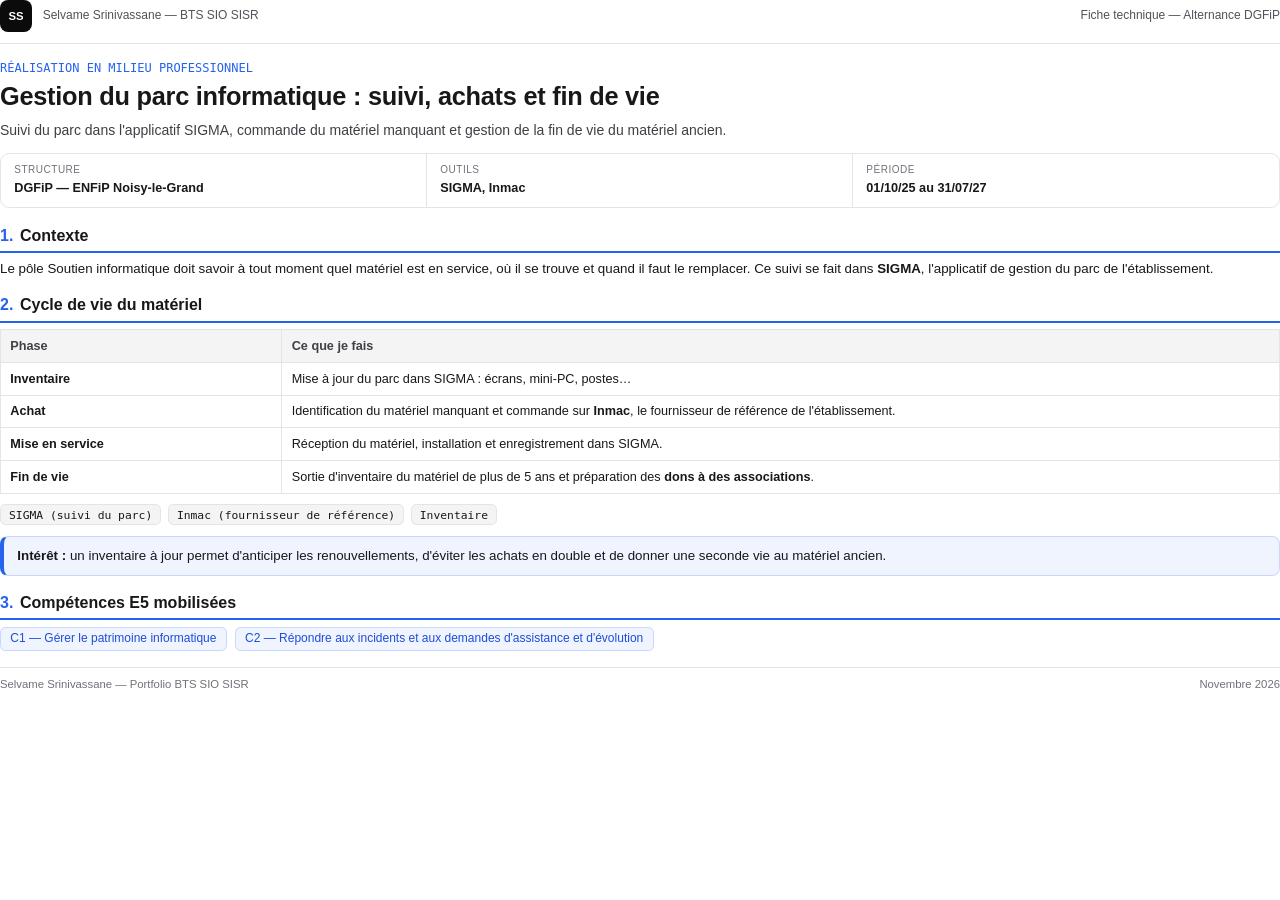
<file: docs/dgfip/gestion-du-parc.html>
<!DOCTYPE html>
<html lang="fr"><head><meta charset="UTF-8"><title>Fiche technique — Gestion du parc informatique</title><link rel="stylesheet" href="../fiche.css"></head>
<body>
<div class="head"><div class="who"><span class="logo">SS</span>Selvame Srinivassane — BTS SIO SISR</div><span>Fiche technique — Alternance DGFiP</span></div>

<div class="kicker">RÉALISATION EN MILIEU PROFESSIONNEL</div>
<h1>Gestion du parc informatique : suivi, achats et fin de vie</h1>
<p class="lead">Suivi du parc dans l'applicatif SIGMA, commande du matériel manquant et gestion de la fin de vie du matériel ancien.</p>
<div class="meta">
  <div><small>Structure</small><b>DGFiP — ENFiP Noisy-le-Grand</b></div>
  <div><small>Outils</small><b>SIGMA, Inmac</b></div>
  <div><small>Période</small><b>01/10/25 au 31/07/27</b></div>
</div>

<section>
  <h2><span class="n">1.</span>Contexte</h2>
  <p>Le pôle Soutien informatique doit savoir à tout moment quel matériel est en service, où il se trouve et quand il faut le remplacer. Ce suivi se fait dans <b>SIGMA</b>, l'applicatif de gestion du parc de l'établissement.</p>
</section>

<section>
  <h2><span class="n">2.</span>Cycle de vie du matériel</h2>
  <table>
    <tr><th style="width:22%">Phase</th><th>Ce que je fais</th></tr>
    <tr><td>Inventaire</td><td>Mise à jour du parc dans SIGMA : écrans, mini-PC, postes…</td></tr>
    <tr><td>Achat</td><td>Identification du matériel manquant et commande sur <b>Inmac</b>, le fournisseur de référence de l'établissement.</td></tr>
    <tr><td>Mise en service</td><td>Réception du matériel, installation et enregistrement dans SIGMA.</td></tr>
    <tr><td>Fin de vie</td><td>Sortie d'inventaire du matériel de plus de 5 ans et préparation des <b>dons à des associations</b>.</td></tr>
  </table>
  <div class="tags"><span class="tag">SIGMA (suivi du parc)</span><span class="tag">Inmac (fournisseur de référence)</span><span class="tag">Inventaire</span></div>
  <div class="callout"><b>Intérêt :</b> un inventaire à jour permet d'anticiper les renouvellements, d'éviter les achats en double et de donner une seconde vie au matériel ancien.</div>
</section>

<section>
  <h2><span class="n">3.</span>Compétences E5 mobilisées</h2>
  <div class="comp"><span>C1 — Gérer le patrimoine informatique</span><span>C2 — Répondre aux incidents et aux demandes d'assistance et d'évolution</span></div>
</section>

<div class="foot"><span>Selvame Srinivassane — Portfolio BTS SIO SISR</span><span>Novembre 2026</span></div>
</body></html>
</file>
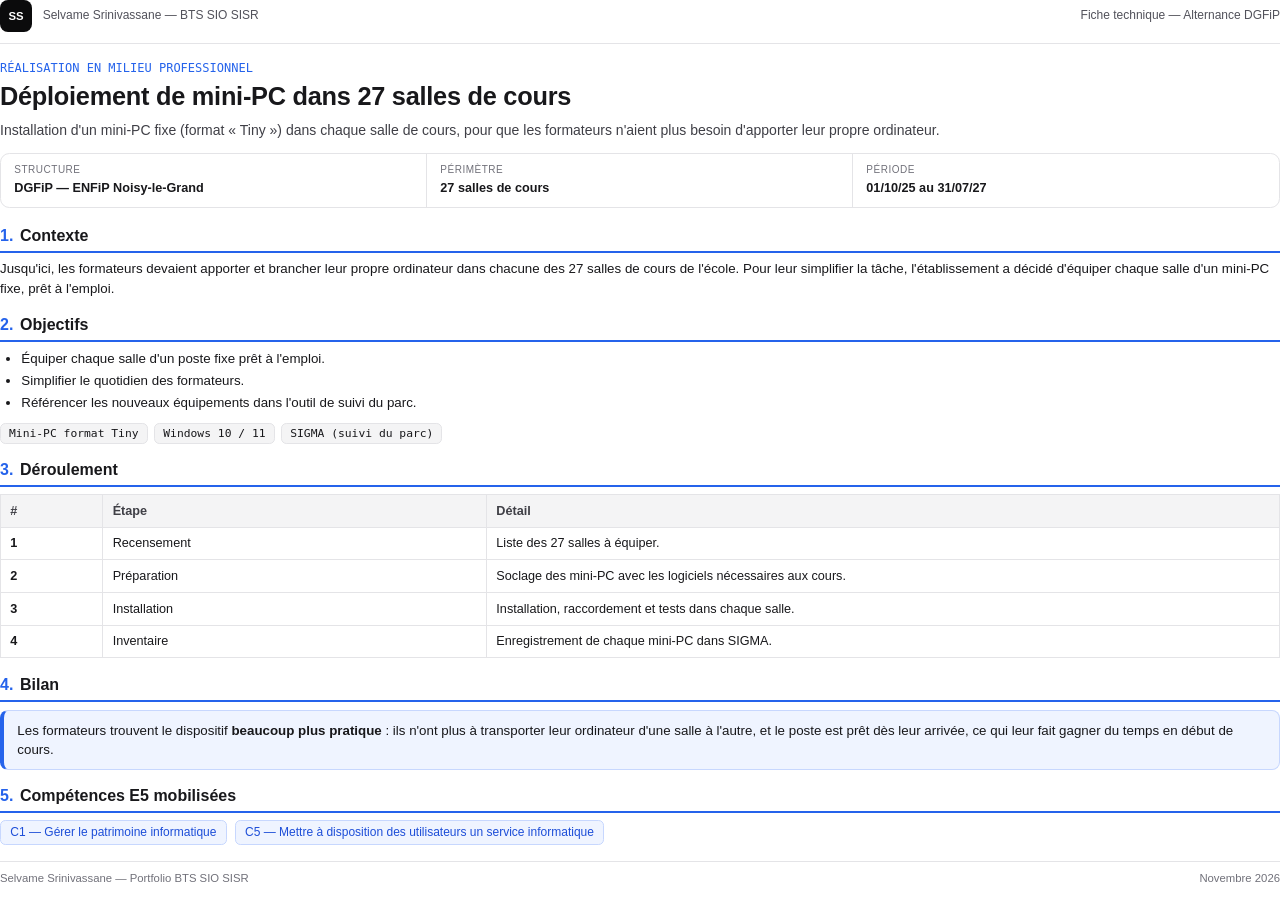
<file: docs/dgfip/mini-pc-salles.html>
<!DOCTYPE html>
<html lang="fr"><head><meta charset="UTF-8"><title>Fiche technique — Déploiement de mini-PC dans 27 salles</title><link rel="stylesheet" href="../fiche.css"></head>
<body>
<div class="head"><div class="who"><span class="logo">SS</span>Selvame Srinivassane — BTS SIO SISR</div><span>Fiche technique — Alternance DGFiP</span></div>

<div class="kicker">RÉALISATION EN MILIEU PROFESSIONNEL</div>
<h1>Déploiement de mini-PC dans 27 salles de cours</h1>
<p class="lead">Installation d'un mini-PC fixe (format « Tiny ») dans chaque salle de cours, pour que les formateurs n'aient plus besoin d'apporter leur propre ordinateur.</p>
<div class="meta">
  <div><small>Structure</small><b>DGFiP — ENFiP Noisy-le-Grand</b></div>
  <div><small>Périmètre</small><b>27 salles de cours</b></div>
  <div><small>Période</small><b>01/10/25 au 31/07/27</b></div>
</div>

<section>
  <h2><span class="n">1.</span>Contexte</h2>
  <p>Jusqu'ici, les formateurs devaient apporter et brancher leur propre ordinateur dans chacune des 27 salles de cours de l'école. Pour leur simplifier la tâche, l'établissement a décidé d'équiper chaque salle d'un mini-PC fixe, prêt à l'emploi.</p>
</section>

<section>
  <h2><span class="n">2.</span>Objectifs</h2>
  <ul>
    <li>Équiper chaque salle d'un poste fixe prêt à l'emploi.</li>
    <li>Simplifier le quotidien des formateurs.</li>
    <li>Référencer les nouveaux équipements dans l'outil de suivi du parc.</li>
  </ul>
  <div class="tags"><span class="tag">Mini-PC format Tiny</span><span class="tag">Windows 10 / 11</span><span class="tag">SIGMA (suivi du parc)</span></div>
</section>

<section>
  <h2><span class="n">3.</span>Déroulement</h2>
  <table>
    <tr><th style="width:8%">#</th><th style="width:30%">Étape</th><th>Détail</th></tr>
    <tr><td>1</td><td>Recensement</td><td>Liste des 27 salles à équiper.</td></tr>
    <tr><td>2</td><td>Préparation</td><td>Soclage des mini-PC avec les logiciels nécessaires aux cours.</td></tr>
    <tr><td>3</td><td>Installation</td><td>Installation, raccordement et tests dans chaque salle.</td></tr>
    <tr><td>4</td><td>Inventaire</td><td>Enregistrement de chaque mini-PC dans SIGMA.</td></tr>
  </table>
</section>

<section>
  <h2><span class="n">4.</span>Bilan</h2>
  <div class="callout">Les formateurs trouvent le dispositif <b>beaucoup plus pratique</b> : ils n'ont plus à transporter leur ordinateur d'une salle à l'autre, et le poste est prêt dès leur arrivée, ce qui leur fait gagner du temps en début de cours.</div>
</section>

<section>
  <h2><span class="n">5.</span>Compétences E5 mobilisées</h2>
  <div class="comp"><span>C1 — Gérer le patrimoine informatique</span><span>C5 — Mettre à disposition des utilisateurs un service informatique</span></div>
</section>

<div class="foot"><span>Selvame Srinivassane — Portfolio BTS SIO SISR</span><span>Novembre 2026</span></div>
</body></html>
</file>
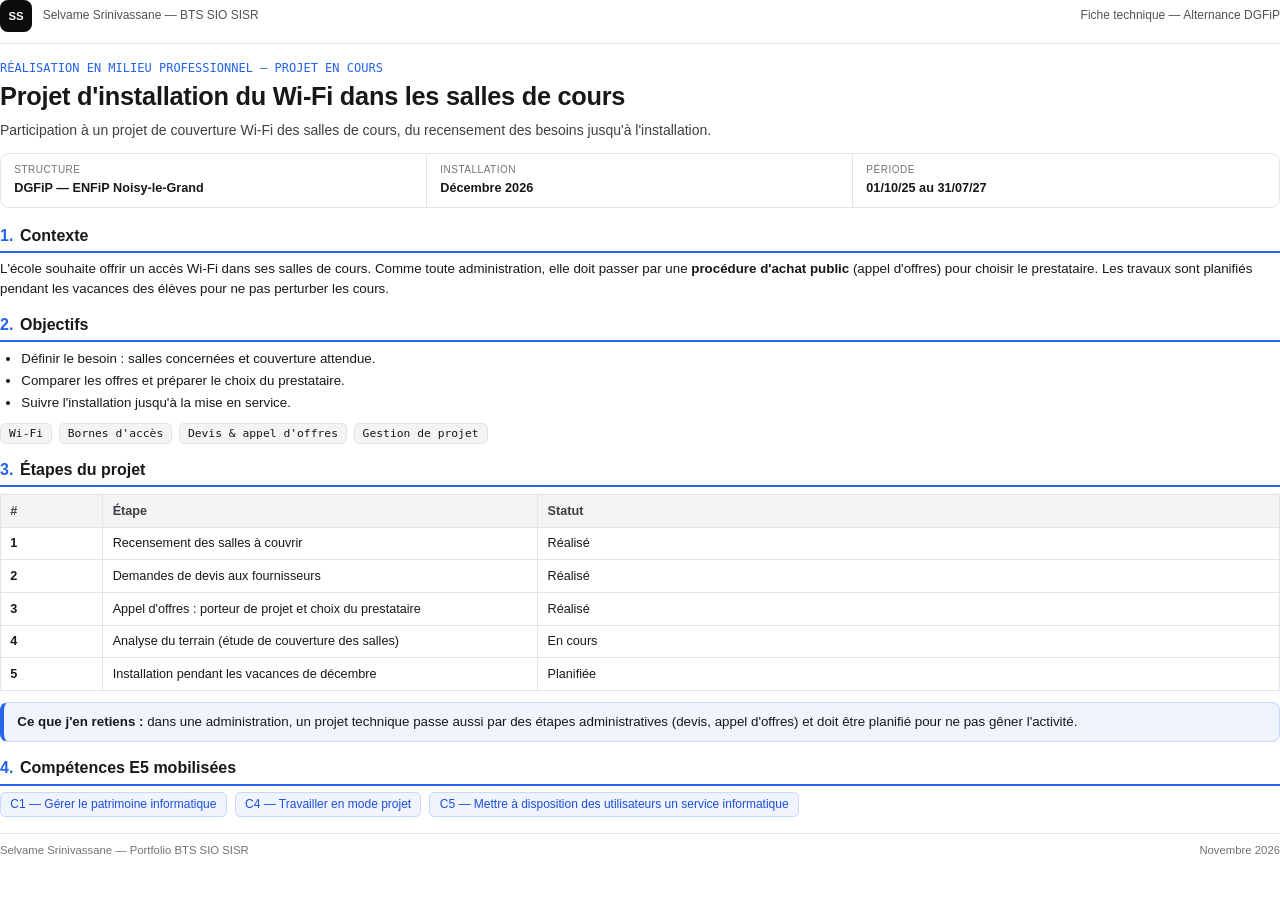
<file: docs/dgfip/projet-wifi.html>
<!DOCTYPE html>
<html lang="fr"><head><meta charset="UTF-8"><title>Fiche technique — Projet Wi-Fi des salles de cours</title><link rel="stylesheet" href="../fiche.css"></head>
<body>
<div class="head"><div class="who"><span class="logo">SS</span>Selvame Srinivassane — BTS SIO SISR</div><span>Fiche technique — Alternance DGFiP</span></div>

<div class="kicker">RÉALISATION EN MILIEU PROFESSIONNEL — PROJET EN COURS</div>
<h1>Projet d'installation du Wi-Fi dans les salles de cours</h1>
<p class="lead">Participation à un projet de couverture Wi-Fi des salles de cours, du recensement des besoins jusqu'à l'installation.</p>
<div class="meta">
  <div><small>Structure</small><b>DGFiP — ENFiP Noisy-le-Grand</b></div>
  <div><small>Installation</small><b>Décembre 2026</b></div>
  <div><small>Période</small><b>01/10/25 au 31/07/27</b></div>
</div>

<section>
  <h2><span class="n">1.</span>Contexte</h2>
  <p>L'école souhaite offrir un accès Wi-Fi dans ses salles de cours. Comme toute administration, elle doit passer par une <b>procédure d'achat public</b> (appel d'offres) pour choisir le prestataire. Les travaux sont planifiés pendant les vacances des élèves pour ne pas perturber les cours.</p>
</section>

<section>
  <h2><span class="n">2.</span>Objectifs</h2>
  <ul>
    <li>Définir le besoin : salles concernées et couverture attendue.</li>
    <li>Comparer les offres et préparer le choix du prestataire.</li>
    <li>Suivre l'installation jusqu'à la mise en service.</li>
  </ul>
  <div class="tags"><span class="tag">Wi-Fi</span><span class="tag">Bornes d'accès</span><span class="tag">Devis &amp; appel d'offres</span><span class="tag">Gestion de projet</span></div>
</section>

<section>
  <h2><span class="n">3.</span>Étapes du projet</h2>
  <table>
    <tr><th style="width:8%">#</th><th style="width:34%">Étape</th><th>Statut</th></tr>
    <tr><td>1</td><td>Recensement des salles à couvrir</td><td>Réalisé</td></tr>
    <tr><td>2</td><td>Demandes de devis aux fournisseurs</td><td>Réalisé</td></tr>
    <tr><td>3</td><td>Appel d'offres : porteur de projet et choix du prestataire</td><td>Réalisé</td></tr>
    <tr><td>4</td><td>Analyse du terrain (étude de couverture des salles)</td><td>En cours</td></tr>
    <tr><td>5</td><td>Installation pendant les vacances de décembre</td><td>Planifiée</td></tr>
  </table>
  <div class="callout"><b>Ce que j'en retiens :</b> dans une administration, un projet technique passe aussi par des étapes administratives (devis, appel d'offres) et doit être planifié pour ne pas gêner l'activité.</div>
</section>

<section>
  <h2><span class="n">4.</span>Compétences E5 mobilisées</h2>
  <div class="comp"><span>C1 — Gérer le patrimoine informatique</span><span>C4 — Travailler en mode projet</span><span>C5 — Mettre à disposition des utilisateurs un service informatique</span></div>
</section>

<div class="foot"><span>Selvame Srinivassane — Portfolio BTS SIO SISR</span><span>Novembre 2026</span></div>
</body></html>
</file>
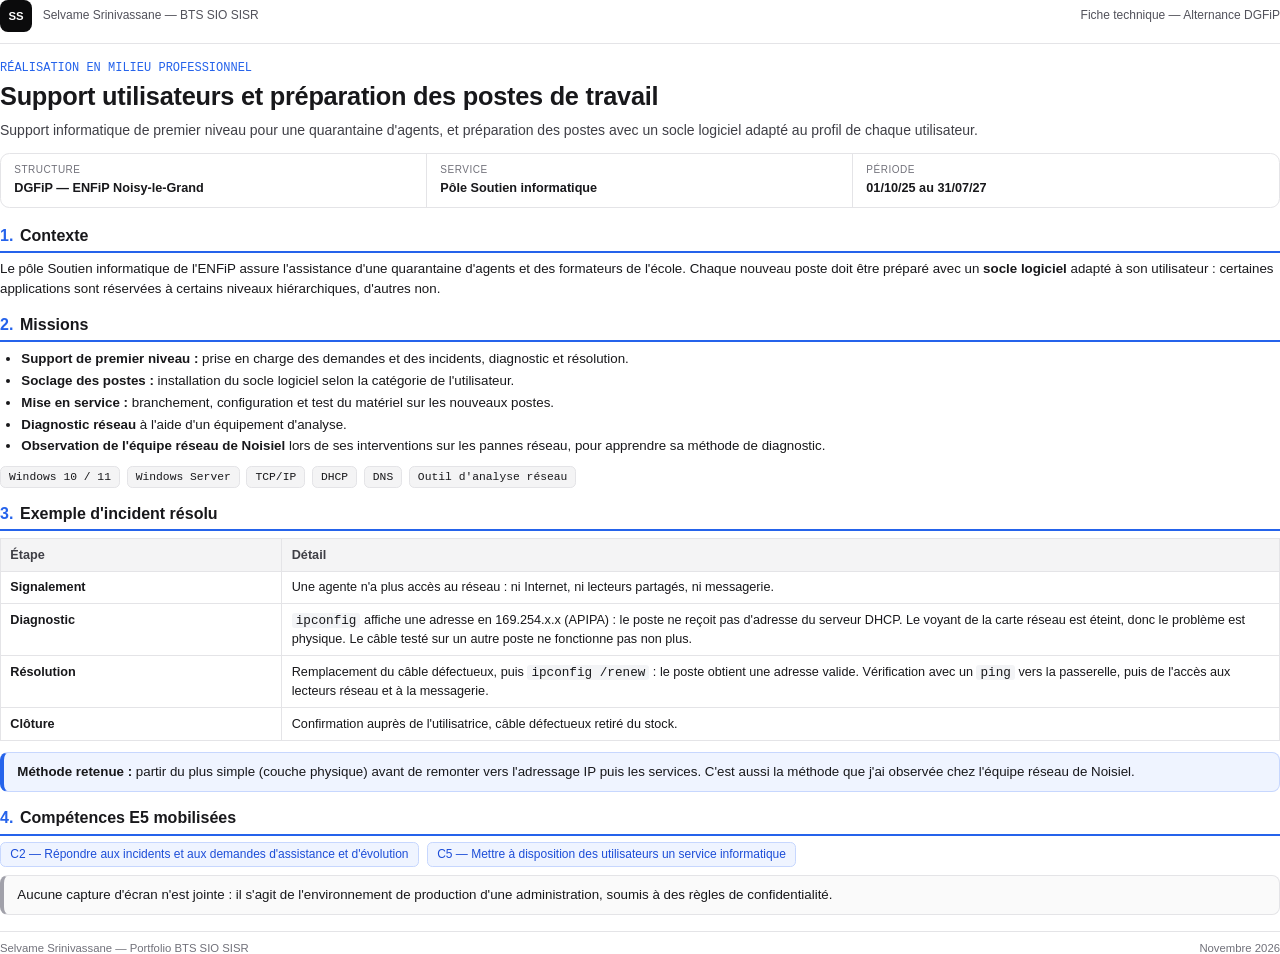
<file: docs/dgfip/support-et-postes.html>
<!DOCTYPE html>
<html lang="fr"><head><meta charset="UTF-8"><title>Fiche technique — Support utilisateurs et préparation des postes</title><link rel="stylesheet" href="../fiche.css"></head>
<body>
<div class="head"><div class="who"><span class="logo">SS</span>Selvame Srinivassane — BTS SIO SISR</div><span>Fiche technique — Alternance DGFiP</span></div>

<div class="kicker">RÉALISATION EN MILIEU PROFESSIONNEL</div>
<h1>Support utilisateurs et préparation des postes de travail</h1>
<p class="lead">Support informatique de premier niveau pour une quarantaine d'agents, et préparation des postes avec un socle logiciel adapté au profil de chaque utilisateur.</p>
<div class="meta">
  <div><small>Structure</small><b>DGFiP — ENFiP Noisy-le-Grand</b></div>
  <div><small>Service</small><b>Pôle Soutien informatique</b></div>
  <div><small>Période</small><b>01/10/25 au 31/07/27</b></div>
</div>

<section>
  <h2><span class="n">1.</span>Contexte</h2>
  <p>Le pôle Soutien informatique de l'ENFiP assure l'assistance d'une quarantaine d'agents et des formateurs de l'école. Chaque nouveau poste doit être préparé avec un <b>socle logiciel</b> adapté à son utilisateur : certaines applications sont réservées à certains niveaux hiérarchiques, d'autres non.</p>
</section>

<section>
  <h2><span class="n">2.</span>Missions</h2>
  <ul>
    <li><b>Support de premier niveau :</b> prise en charge des demandes et des incidents, diagnostic et résolution.</li>
    <li><b>Soclage des postes :</b> installation du socle logiciel selon la catégorie de l'utilisateur.</li>
    <li><b>Mise en service :</b> branchement, configuration et test du matériel sur les nouveaux postes.</li>
    <li><b>Diagnostic réseau</b> à l'aide d'un équipement d'analyse.</li>
    <li><b>Observation de l'équipe réseau de Noisiel</b> lors de ses interventions sur les pannes réseau, pour apprendre sa méthode de diagnostic.</li>
  </ul>
  <div class="tags"><span class="tag">Windows 10 / 11</span><span class="tag">Windows Server</span><span class="tag">TCP/IP</span><span class="tag">DHCP</span><span class="tag">DNS</span><span class="tag">Outil d'analyse réseau</span></div>
</section>

<section>
  <h2><span class="n">3.</span>Exemple d'incident résolu</h2>
  <table>
    <tr><th style="width:22%">Étape</th><th>Détail</th></tr>
    <tr><td>Signalement</td><td>Une agente n'a plus accès au réseau : ni Internet, ni lecteurs partagés, ni messagerie.</td></tr>
    <tr><td>Diagnostic</td><td><code>ipconfig</code> affiche une adresse en 169.254.x.x (APIPA) : le poste ne reçoit pas d'adresse du serveur DHCP. Le voyant de la carte réseau est éteint, donc le problème est physique. Le câble testé sur un autre poste ne fonctionne pas non plus.</td></tr>
    <tr><td>Résolution</td><td>Remplacement du câble défectueux, puis <code>ipconfig /renew</code> : le poste obtient une adresse valide. Vérification avec un <code>ping</code> vers la passerelle, puis de l'accès aux lecteurs réseau et à la messagerie.</td></tr>
    <tr><td>Clôture</td><td>Confirmation auprès de l'utilisatrice, câble défectueux retiré du stock.</td></tr>
  </table>
  <div class="callout"><b>Méthode retenue :</b> partir du plus simple (couche physique) avant de remonter vers l'adressage IP puis les services. C'est aussi la méthode que j'ai observée chez l'équipe réseau de Noisiel.</div>
</section>

<section>
  <h2><span class="n">4.</span>Compétences E5 mobilisées</h2>
  <div class="comp"><span>C2 — Répondre aux incidents et aux demandes d'assistance et d'évolution</span><span>C5 — Mettre à disposition des utilisateurs un service informatique</span></div>
</section>

<div class="callout note">Aucune capture d'écran n'est jointe : il s'agit de l'environnement de production d'une administration, soumis à des règles de confidentialité.</div>
<div class="foot"><span>Selvame Srinivassane — Portfolio BTS SIO SISR</span><span>Novembre 2026</span></div>
</body></html>
</file>
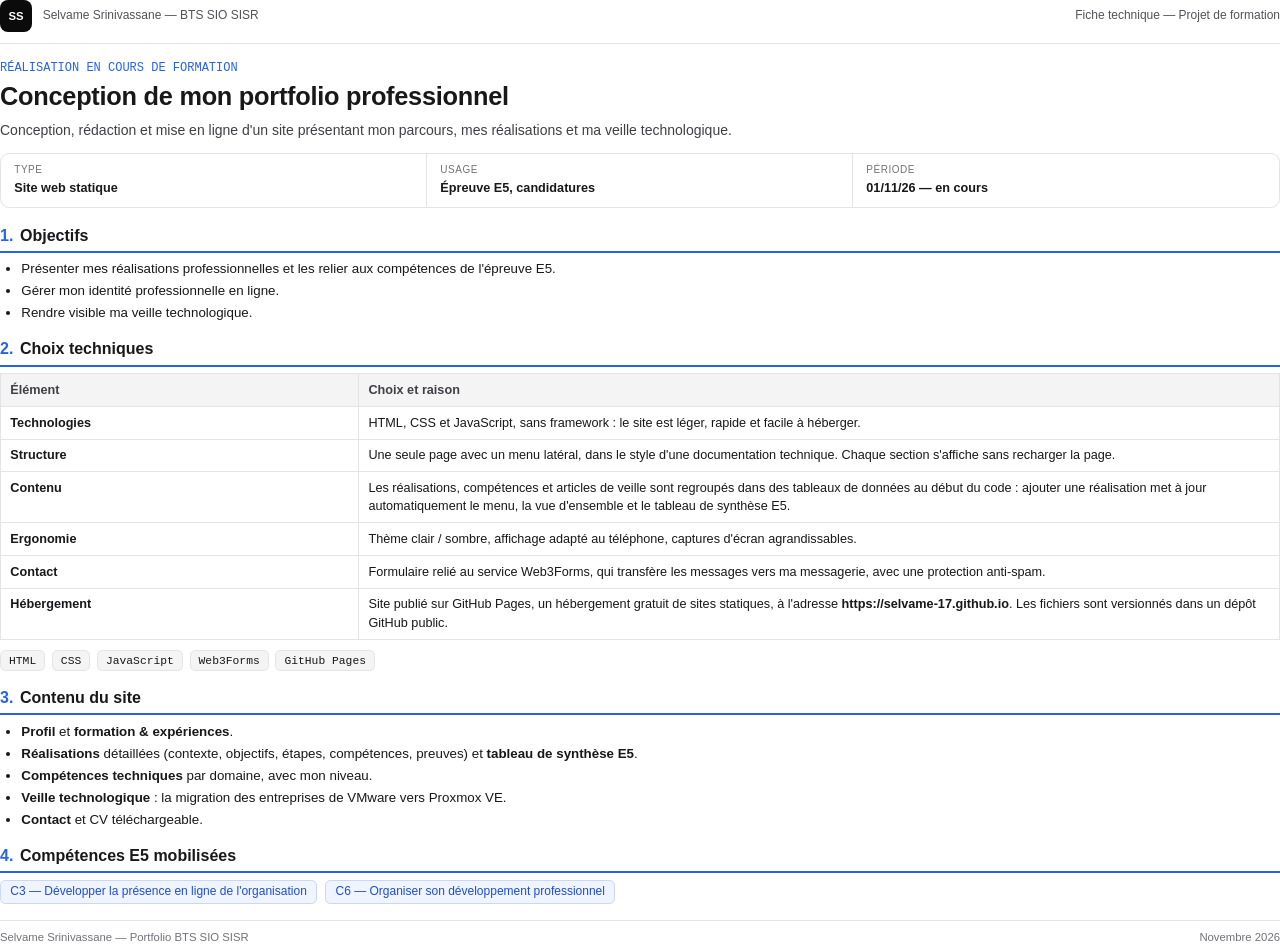
<file: docs/portfolio/conception-portfolio.html>
<!DOCTYPE html>
<html lang="fr"><head><meta charset="UTF-8"><title>Fiche technique — Conception du portfolio</title><link rel="stylesheet" href="../fiche.css"></head>
<body>
<div class="head"><div class="who"><span class="logo">SS</span>Selvame Srinivassane — BTS SIO SISR</div><span>Fiche technique — Projet de formation</span></div>

<div class="kicker">RÉALISATION EN COURS DE FORMATION</div>
<h1>Conception de mon portfolio professionnel</h1>
<p class="lead">Conception, rédaction et mise en ligne d'un site présentant mon parcours, mes réalisations et ma veille technologique.</p>
<div class="meta">
  <div><small>Type</small><b>Site web statique</b></div>
  <div><small>Usage</small><b>Épreuve E5, candidatures</b></div>
  <div><small>Période</small><b>01/11/26 — en cours</b></div>
</div>

<section>
  <h2><span class="n">1.</span>Objectifs</h2>
  <ul>
    <li>Présenter mes réalisations professionnelles et les relier aux compétences de l'épreuve E5.</li>
    <li>Gérer mon identité professionnelle en ligne.</li>
    <li>Rendre visible ma veille technologique.</li>
  </ul>
</section>

<section>
  <h2><span class="n">2.</span>Choix techniques</h2>
  <table>
    <tr><th style="width:28%">Élément</th><th>Choix et raison</th></tr>
    <tr><td>Technologies</td><td>HTML, CSS et JavaScript, sans framework : le site est léger, rapide et facile à héberger.</td></tr>
    <tr><td>Structure</td><td>Une seule page avec un menu latéral, dans le style d'une documentation technique. Chaque section s'affiche sans recharger la page.</td></tr>
    <tr><td>Contenu</td><td>Les réalisations, compétences et articles de veille sont regroupés dans des tableaux de données au début du code : ajouter une réalisation met à jour automatiquement le menu, la vue d'ensemble et le tableau de synthèse E5.</td></tr>
    <tr><td>Ergonomie</td><td>Thème clair / sombre, affichage adapté au téléphone, captures d'écran agrandissables.</td></tr>
    <tr><td>Contact</td><td>Formulaire relié au service Web3Forms, qui transfère les messages vers ma messagerie, avec une protection anti-spam.</td></tr>
    <tr><td>Hébergement</td><td>Site publié sur GitHub Pages, un hébergement gratuit de sites statiques, à l'adresse <b>https://selvame-17.github.io</b>. Les fichiers sont versionnés dans un dépôt GitHub public.</td></tr>
  </table>
  <div class="tags"><span class="tag">HTML</span><span class="tag">CSS</span><span class="tag">JavaScript</span><span class="tag">Web3Forms</span><span class="tag">GitHub Pages</span></div>
</section>

<section>
  <h2><span class="n">3.</span>Contenu du site</h2>
  <ul>
    <li><b>Profil</b> et <b>formation &amp; expériences</b>.</li>
    <li><b>Réalisations</b> détaillées (contexte, objectifs, étapes, compétences, preuves) et <b>tableau de synthèse E5</b>.</li>
    <li><b>Compétences techniques</b> par domaine, avec mon niveau.</li>
    <li><b>Veille technologique</b> : la migration des entreprises de VMware vers Proxmox VE.</li>
    <li><b>Contact</b> et CV téléchargeable.</li>
  </ul>
</section>

<section>
  <h2><span class="n">4.</span>Compétences E5 mobilisées</h2>
  <div class="comp"><span>C3 — Développer la présence en ligne de l'organisation</span><span>C6 — Organiser son développement professionnel</span></div>
</section>

<div class="foot"><span>Selvame Srinivassane — Portfolio BTS SIO SISR</span><span>Novembre 2026</span></div>
</body></html>
</file>
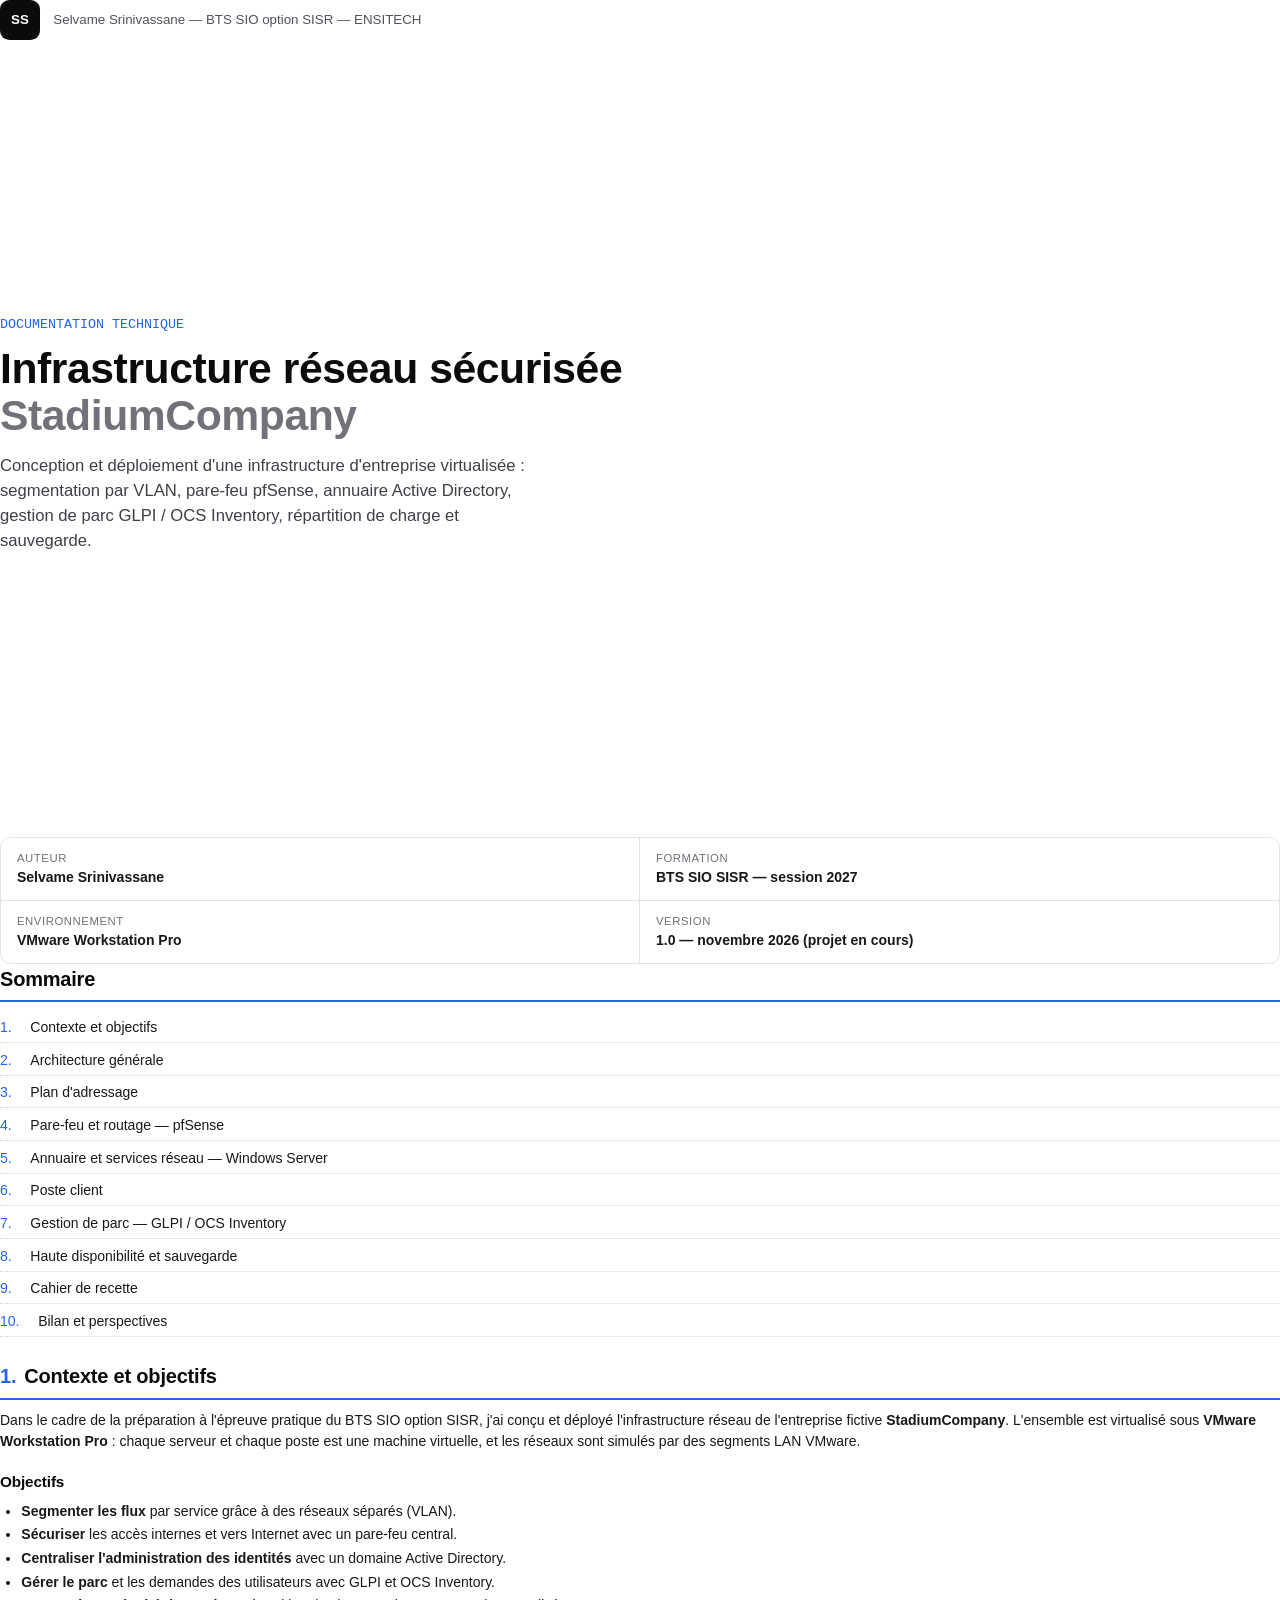
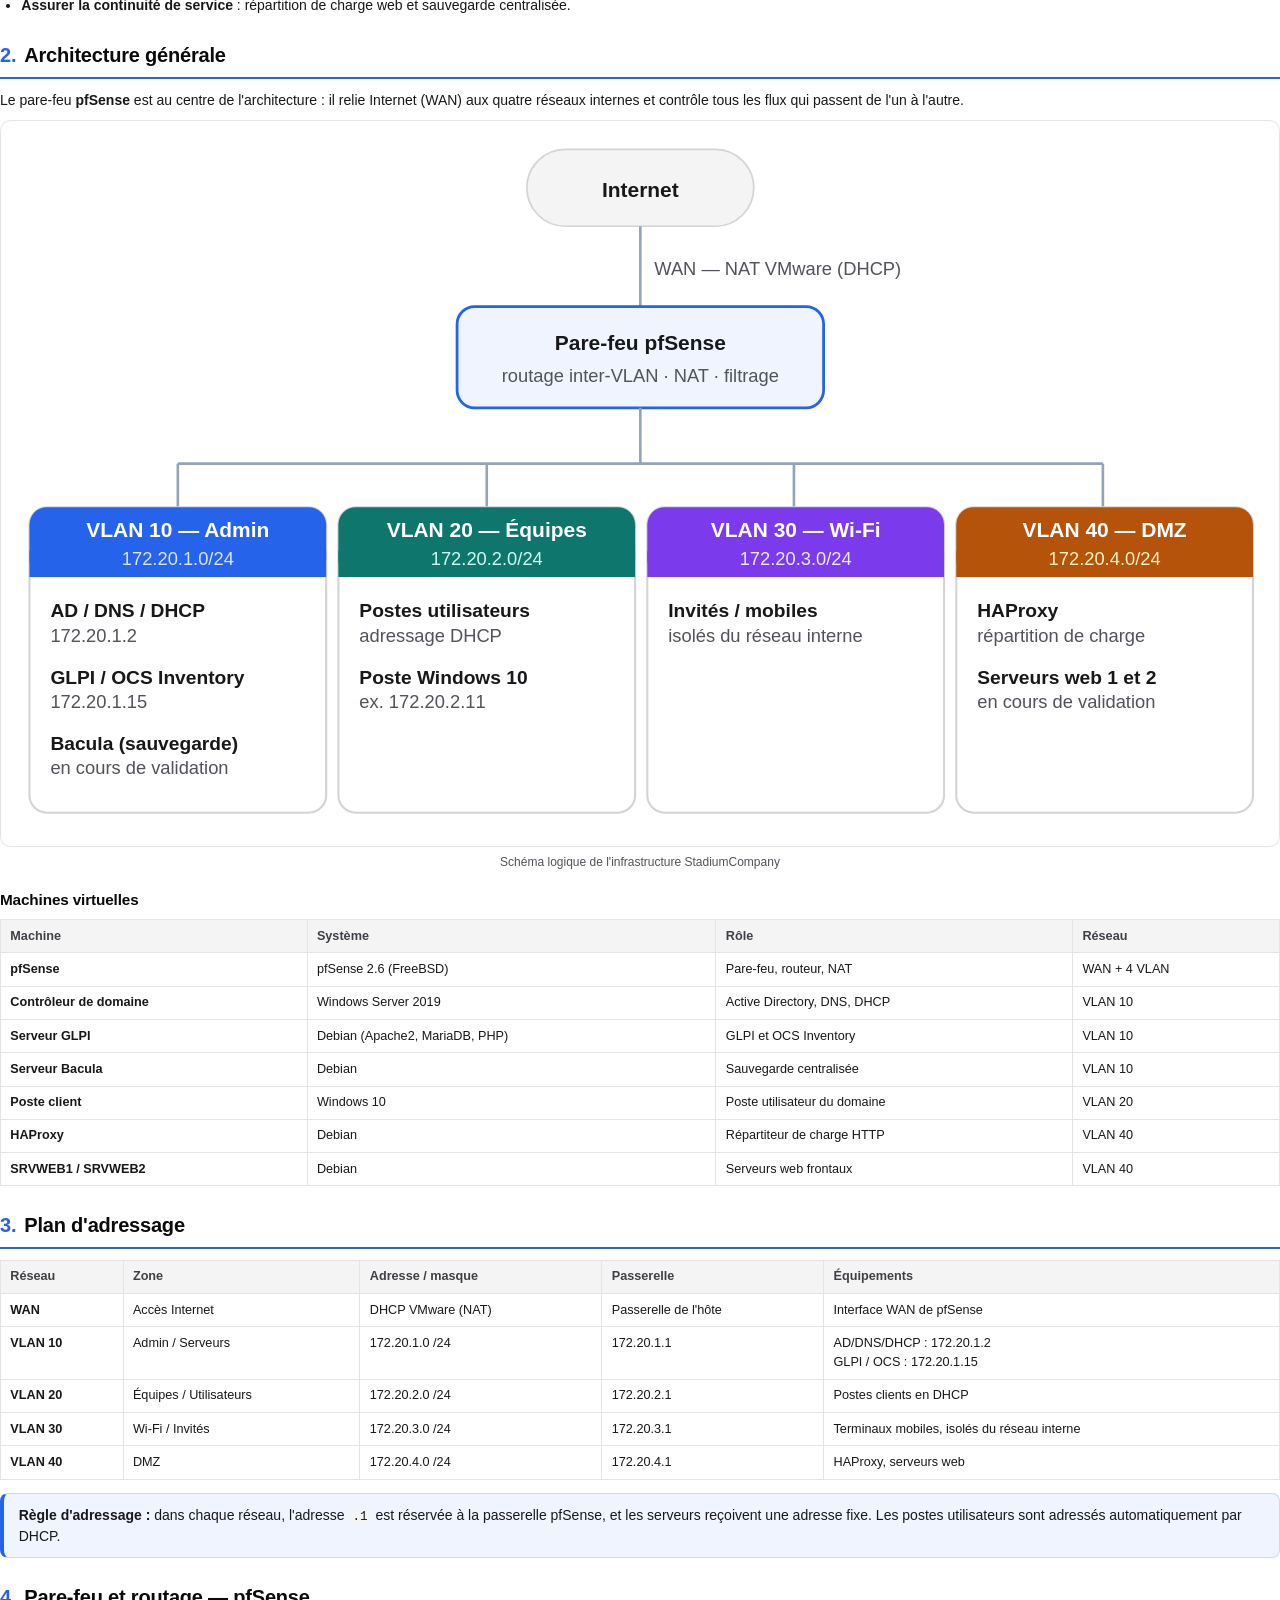
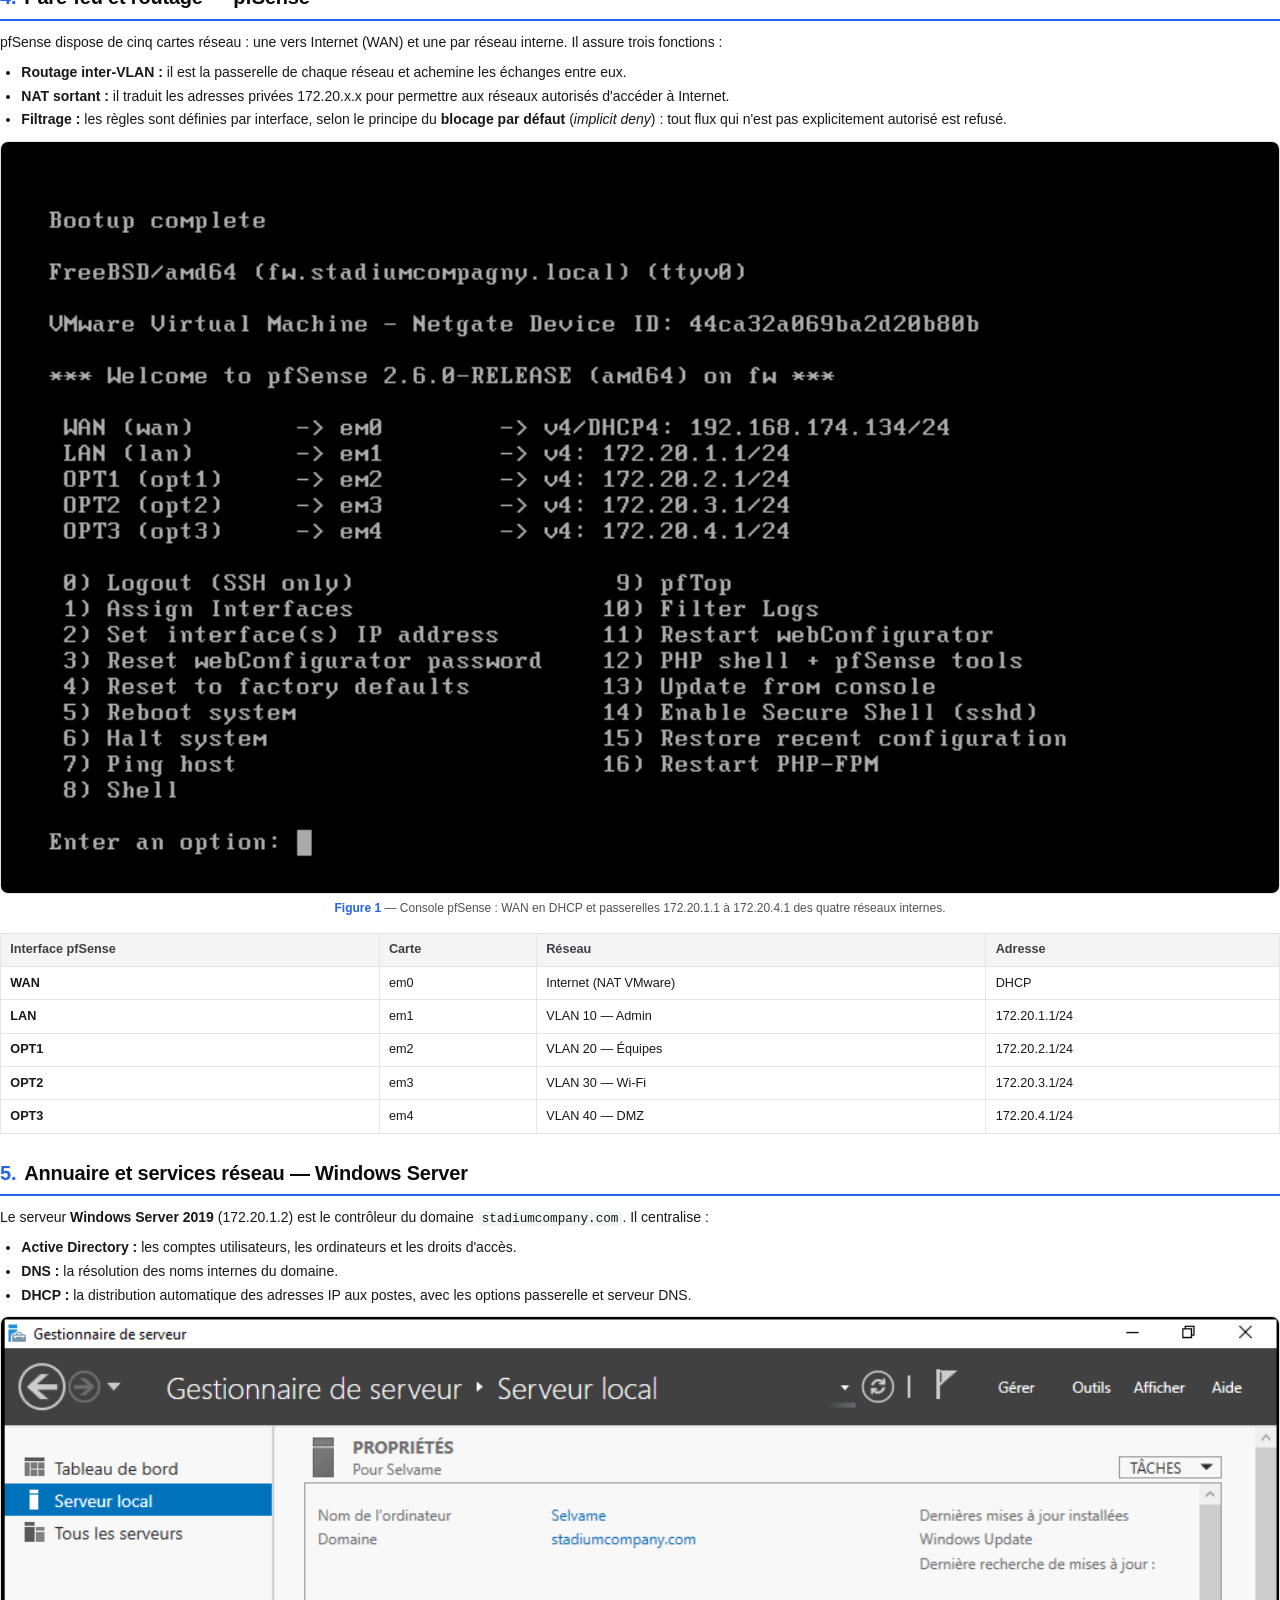
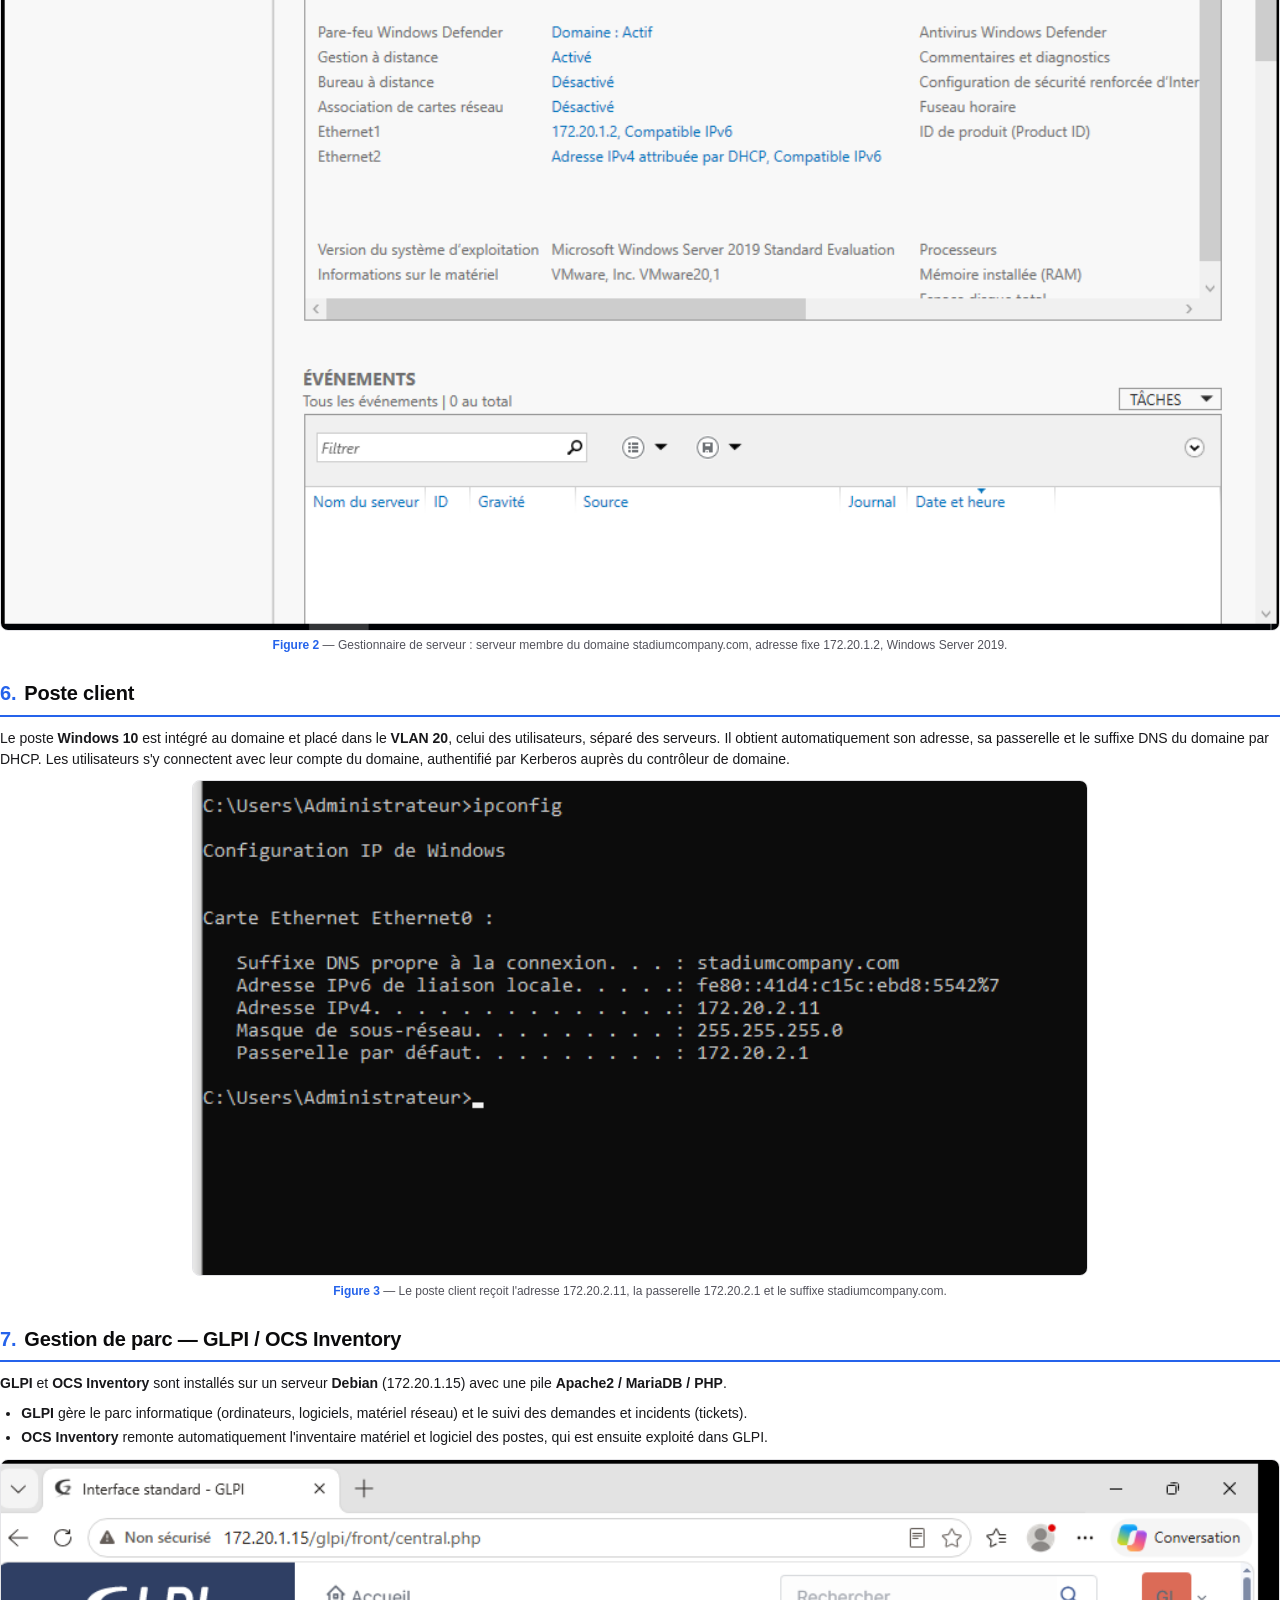
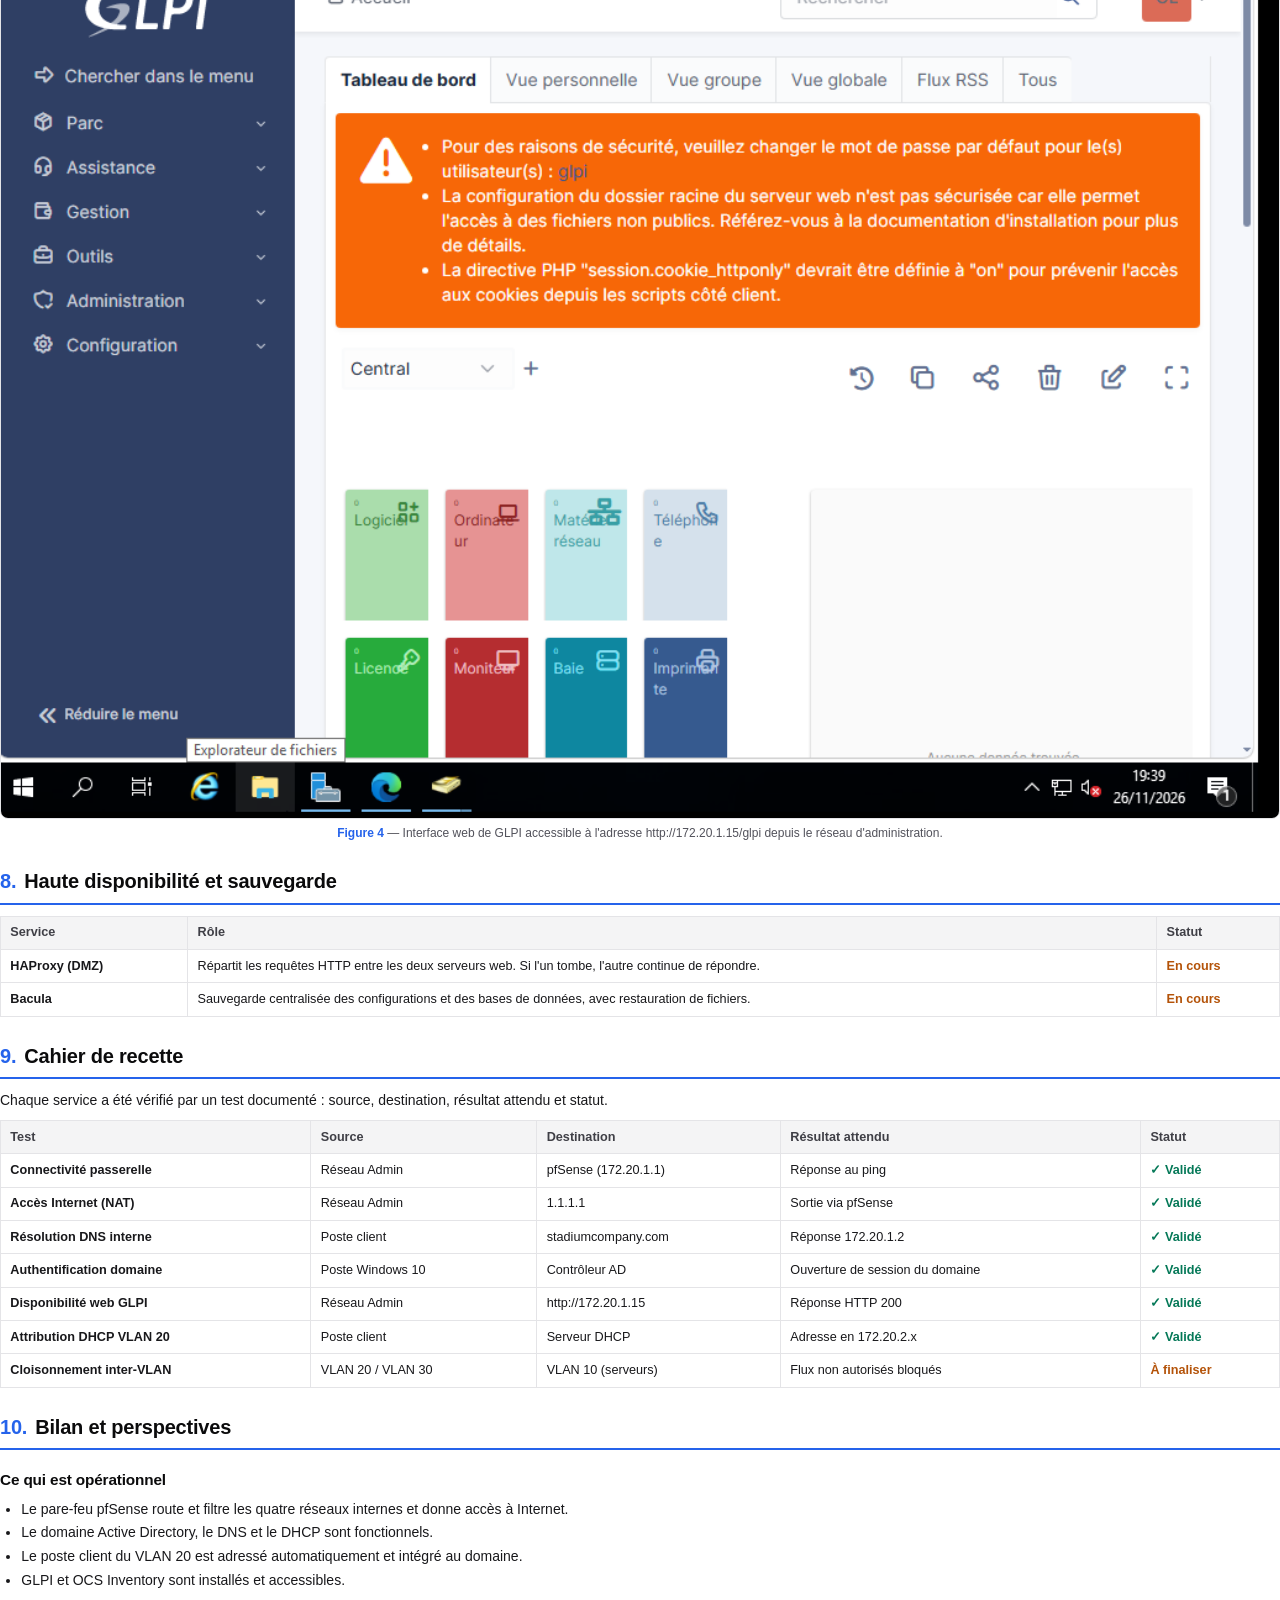
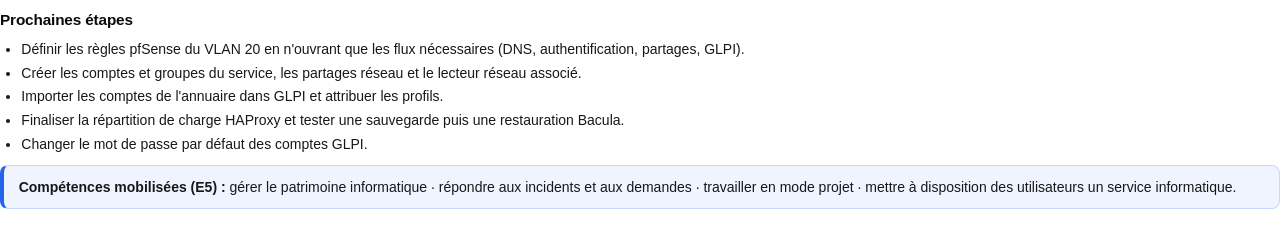
<file: docs/stadiumcompany/documentation-technique.html>
<!DOCTYPE html>
<html lang="fr">
<head>
<meta charset="UTF-8">
<title>Documentation technique — Infrastructure StadiumCompany</title>
<style>
  @page { size: A4; margin: 16mm 15mm 18mm; }
  * { box-sizing: border-box; }
  body { margin: 0; font-family: "Segoe UI", Arial, sans-serif; font-size: 10.5pt; line-height: 1.5; color: #18181b; }
  h1, h2, h3 { color: #0b0b0c; letter-spacing: -.01em; }
  h2 { font-size: 15pt; margin: 0 0 8pt; padding-bottom: 5pt; border-bottom: 2px solid #2563eb; break-after: avoid; }
  h3 { font-size: 11.5pt; margin: 14pt 0 5pt; break-after: avoid; }
  p { margin: 0 0 7pt; }
  section { margin-bottom: 18pt; }
  .num { color: #2563eb; margin-right: 6pt; }
  code { font-family: Consolas, monospace; font-size: 9.5pt; background: #f3f4f6; padding: 0 4px; border-radius: 3px; }
  ul { margin: 0 0 8pt; padding-left: 16pt; }
  li { margin-bottom: 2pt; }

  /* Couverture */
  .cover { height: 255mm; display: flex; flex-direction: column; justify-content: space-between; break-after: page; }
  .cover .top { display: flex; align-items: center; gap: 10pt; font-size: 10pt; color: #52525b; }
  .logo { width: 30pt; height: 30pt; border-radius: 7pt; background: #0b0b0c; color: #fff; display: grid; place-items: center; font-weight: 700; font-size: 10pt; }
  .cover .kicker { font-family: Consolas, monospace; font-size: 10pt; color: #2563eb; margin-bottom: 8pt; }
  .cover h1 { font-size: 32pt; line-height: 1.1; margin: 0 0 10pt; }
  .cover h1 span { color: #71717a; }
  .cover .lead { font-size: 12.5pt; color: #3f3f46; max-width: 140mm; }
  .meta { border: 1px solid #e4e4e7; border-radius: 8pt; display: grid; grid-template-columns: repeat(2, 1fr); overflow: hidden; }
  .meta div { padding: 9pt 12pt; border-bottom: 1px solid #e4e4e7; }
  .meta div:nth-child(odd) { border-right: 1px solid #e4e4e7; }
  .meta div:nth-last-child(-n+2) { border-bottom: 0; }
  .meta small { display: block; color: #71717a; font-size: 8.5pt; text-transform: uppercase; letter-spacing: .05em; }
  .meta b { font-size: 10.5pt; }

  /* Tableaux */
  table { width: 100%; border-collapse: collapse; margin: 4pt 0 10pt; font-size: 9.5pt; break-inside: auto; }
  tr { break-inside: avoid; }
  th { background: #f4f4f5; text-align: left; font-weight: 600; color: #3f3f46; }
  th, td { border: 1px solid #e4e4e7; padding: 5pt 7pt; vertical-align: top; }
  td:first-child { font-weight: 600; white-space: nowrap; }
  .ok { color: #047857; font-weight: 600; white-space: nowrap; }
  .wip { color: #b45309; font-weight: 600; white-space: nowrap; }

  .callout { background: #eff4ff; border: 1px solid #c7d7fe; border-left: 3pt solid #2563eb; border-radius: 6pt; padding: 8pt 11pt; margin: 6pt 0 10pt; }
  .warn { background: #fffbeb; border-color: #fcd34d; border-left-color: #d97706; }

  figure { margin: 8pt 0 12pt; break-inside: avoid; }
  figure img { width: 100%; border: 1px solid #e4e4e7; border-radius: 6pt; display: block; }
  figure.small img { width: 70%; margin: 0 auto; }
  figcaption { font-size: 9pt; color: #52525b; margin-top: 4pt; text-align: center; }
  figcaption b { color: #2563eb; }
  .diagram { border: 1px solid #e4e4e7; border-radius: 8pt; padding: 8pt; }
  .page-break { break-before: page; }
  .toc { list-style: none; padding: 0; }
  .toc li { display: flex; gap: 8pt; padding: 3pt 0; border-bottom: 1px dotted #d4d4d8; }
</style>
</head>
<body>

<!-- ===================== COUVERTURE ===================== -->
<div class="cover">
  <div class="top"><span class="logo">SS</span><span>Selvame Srinivassane — BTS SIO option SISR — ENSITECH</span></div>
  <div>
    <div class="kicker">DOCUMENTATION TECHNIQUE</div>
    <h1>Infrastructure réseau sécurisée<br><span>StadiumCompany</span></h1>
    <p class="lead">Conception et déploiement d'une infrastructure d'entreprise virtualisée : segmentation par VLAN, pare-feu pfSense, annuaire Active Directory, gestion de parc GLPI / OCS Inventory, répartition de charge et sauvegarde.</p>
  </div>
  <div class="meta">
    <div><small>Auteur</small><b>Selvame Srinivassane</b></div>
    <div><small>Formation</small><b>BTS SIO SISR — session 2027</b></div>
    <div><small>Environnement</small><b>VMware Workstation Pro</b></div>
    <div><small>Version</small><b>1.0 — novembre 2026 (projet en cours)</b></div>
  </div>
</div>

<!-- ===================== SOMMAIRE ===================== -->
<section>
  <h2>Sommaire</h2>
  <ul class="toc">
    <li><span class="num">1.</span>Contexte et objectifs</li>
    <li><span class="num">2.</span>Architecture générale</li>
    <li><span class="num">3.</span>Plan d'adressage</li>
    <li><span class="num">4.</span>Pare-feu et routage — pfSense</li>
    <li><span class="num">5.</span>Annuaire et services réseau — Windows Server</li>
    <li><span class="num">6.</span>Poste client</li>
    <li><span class="num">7.</span>Gestion de parc — GLPI / OCS Inventory</li>
    <li><span class="num">8.</span>Haute disponibilité et sauvegarde</li>
    <li><span class="num">9.</span>Cahier de recette</li>
    <li><span class="num">10.</span>Bilan et perspectives</li>
  </ul>
</section>

<!-- ===================== 1 ===================== -->
<section>
  <h2><span class="num">1.</span>Contexte et objectifs</h2>
  <p>Dans le cadre de la préparation à l'épreuve pratique du BTS SIO option SISR, j'ai conçu et déployé l'infrastructure réseau de l'entreprise fictive <b>StadiumCompany</b>. L'ensemble est virtualisé sous <b>VMware Workstation Pro</b> : chaque serveur et chaque poste est une machine virtuelle, et les réseaux sont simulés par des segments LAN VMware.</p>
  <h3>Objectifs</h3>
  <ul>
    <li><b>Segmenter les flux</b> par service grâce à des réseaux séparés (VLAN).</li>
    <li><b>Sécuriser</b> les accès internes et vers Internet avec un pare-feu central.</li>
    <li><b>Centraliser l'administration des identités</b> avec un domaine Active Directory.</li>
    <li><b>Gérer le parc</b> et les demandes des utilisateurs avec GLPI et OCS Inventory.</li>
    <li><b>Assurer la continuité de service</b> : répartition de charge web et sauvegarde centralisée.</li>
  </ul>
</section>

<!-- ===================== 2 ===================== -->
<section class="page-break">
  <h2><span class="num">2.</span>Architecture générale</h2>
  <p>Le pare-feu <b>pfSense</b> est au centre de l'architecture : il relie Internet (WAN) aux quatre réseaux internes et contrôle tous les flux qui passent de l'un à l'autre.</p>
  <div class="diagram">
    <svg viewBox="0 0 720 400" width="100%" xmlns="http://www.w3.org/2000/svg" font-family="Segoe UI, Arial" font-size="12">
      <defs>
        <style>.box{fill:#fff;stroke:#d4d4d8;stroke-width:1.2}.t{fill:#18181b;font-weight:600}.s{fill:#52525b;font-size:10.5px}.ln{stroke:#94a3b8;stroke-width:1.5}</style>
      </defs>
      <!-- Internet -->
      <rect x="295" y="10" width="130" height="44" rx="22" fill="#f4f4f5" stroke="#d4d4d8"/>
      <text x="360" y="37" text-anchor="middle" class="t">Internet</text>
      <line x1="360" y1="54" x2="360" y2="100" class="ln"/>
      <text x="368" y="82" class="s">WAN — NAT VMware (DHCP)</text>
      <!-- pfSense -->
      <rect x="255" y="100" width="210" height="58" rx="10" fill="#eff4ff" stroke="#2563eb" stroke-width="1.6"/>
      <text x="360" y="125" text-anchor="middle" class="t">Pare-feu pfSense</text>
      <text x="360" y="143" text-anchor="middle" class="s">routage inter-VLAN · NAT · filtrage</text>
      <!-- bus -->
      <line x1="360" y1="158" x2="360" y2="190" class="ln"/>
      <line x1="95" y1="190" x2="625" y2="190" class="ln"/>
      <line x1="95" y1="190" x2="95" y2="215" class="ln"/>
      <line x1="272" y1="190" x2="272" y2="215" class="ln"/>
      <line x1="448" y1="190" x2="448" y2="215" class="ln"/>
      <line x1="625" y1="190" x2="625" y2="215" class="ln"/>
      <!-- VLAN 10 -->
      <rect x="10" y="215" width="170" height="175" rx="10" class="box"/>
      <rect x="10" y="215" width="170" height="40" rx="10" fill="#2563eb"/><rect x="10" y="240" width="170" height="15" fill="#2563eb"/>
      <text x="95" y="232" text-anchor="middle" fill="#fff" font-weight="600">VLAN 10 — Admin</text>
      <text x="95" y="248" text-anchor="middle" fill="#dbe4ff" font-size="10.5">172.20.1.0/24</text>
      <text x="22" y="278" class="t" font-size="11">AD / DNS / DHCP</text><text x="22" y="292" class="s">172.20.1.2</text>
      <text x="22" y="316" class="t" font-size="11">GLPI / OCS Inventory</text><text x="22" y="330" class="s">172.20.1.15</text>
      <text x="22" y="354" class="t" font-size="11">Bacula (sauvegarde)</text><text x="22" y="368" class="s">en cours de validation</text>
      <!-- VLAN 20 -->
      <rect x="187" y="215" width="170" height="175" rx="10" class="box"/>
      <rect x="187" y="215" width="170" height="40" rx="10" fill="#0f766e"/><rect x="187" y="240" width="170" height="15" fill="#0f766e"/>
      <text x="272" y="232" text-anchor="middle" fill="#fff" font-weight="600">VLAN 20 — Équipes</text>
      <text x="272" y="248" text-anchor="middle" fill="#ccfbf1" font-size="10.5">172.20.2.0/24</text>
      <text x="199" y="278" class="t" font-size="11">Postes utilisateurs</text><text x="199" y="292" class="s">adressage DHCP</text>
      <text x="199" y="316" class="t" font-size="11">Poste Windows 10</text><text x="199" y="330" class="s">ex. 172.20.2.11</text>
      <!-- VLAN 30 -->
      <rect x="364" y="215" width="170" height="175" rx="10" class="box"/>
      <rect x="364" y="215" width="170" height="40" rx="10" fill="#7c3aed"/><rect x="364" y="240" width="170" height="15" fill="#7c3aed"/>
      <text x="449" y="232" text-anchor="middle" fill="#fff" font-weight="600">VLAN 30 — Wi-Fi</text>
      <text x="449" y="248" text-anchor="middle" fill="#ede9fe" font-size="10.5">172.20.3.0/24</text>
      <text x="376" y="278" class="t" font-size="11">Invités / mobiles</text><text x="376" y="292" class="s">isolés du réseau interne</text>
      <!-- VLAN 40 -->
      <rect x="541" y="215" width="170" height="175" rx="10" class="box"/>
      <rect x="541" y="215" width="170" height="40" rx="10" fill="#b45309"/><rect x="541" y="240" width="170" height="15" fill="#b45309"/>
      <text x="626" y="232" text-anchor="middle" fill="#fff" font-weight="600">VLAN 40 — DMZ</text>
      <text x="626" y="248" text-anchor="middle" fill="#fef3c7" font-size="10.5">172.20.4.0/24</text>
      <text x="553" y="278" class="t" font-size="11">HAProxy</text><text x="553" y="292" class="s">répartition de charge</text>
      <text x="553" y="316" class="t" font-size="11">Serveurs web 1 et 2</text><text x="553" y="330" class="s">en cours de validation</text>
    </svg>
  </div>
  <p style="font-size:9pt;color:#52525b;text-align:center;margin-top:4pt">Schéma logique de l'infrastructure StadiumCompany</p>

  <h3>Machines virtuelles</h3>
  <table>
    <tr><th>Machine</th><th>Système</th><th>Rôle</th><th>Réseau</th></tr>
    <tr><td>pfSense</td><td>pfSense 2.6 (FreeBSD)</td><td>Pare-feu, routeur, NAT</td><td>WAN + 4 VLAN</td></tr>
    <tr><td>Contrôleur de domaine</td><td>Windows Server 2019</td><td>Active Directory, DNS, DHCP</td><td>VLAN 10</td></tr>
    <tr><td>Serveur GLPI</td><td>Debian (Apache2, MariaDB, PHP)</td><td>GLPI et OCS Inventory</td><td>VLAN 10</td></tr>
    <tr><td>Serveur Bacula</td><td>Debian</td><td>Sauvegarde centralisée</td><td>VLAN 10</td></tr>
    <tr><td>Poste client</td><td>Windows 10</td><td>Poste utilisateur du domaine</td><td>VLAN 20</td></tr>
    <tr><td>HAProxy</td><td>Debian</td><td>Répartiteur de charge HTTP</td><td>VLAN 40</td></tr>
    <tr><td>SRVWEB1 / SRVWEB2</td><td>Debian</td><td>Serveurs web frontaux</td><td>VLAN 40</td></tr>
  </table>
</section>

<!-- ===================== 3 ===================== -->
<section>
  <h2><span class="num">3.</span>Plan d'adressage</h2>
  <table>
    <tr><th>Réseau</th><th>Zone</th><th>Adresse / masque</th><th>Passerelle</th><th>Équipements</th></tr>
    <tr><td>WAN</td><td>Accès Internet</td><td>DHCP VMware (NAT)</td><td>Passerelle de l'hôte</td><td>Interface WAN de pfSense</td></tr>
    <tr><td>VLAN 10</td><td>Admin / Serveurs</td><td>172.20.1.0 /24</td><td>172.20.1.1</td><td>AD/DNS/DHCP : 172.20.1.2<br>GLPI / OCS : 172.20.1.15</td></tr>
    <tr><td>VLAN 20</td><td>Équipes / Utilisateurs</td><td>172.20.2.0 /24</td><td>172.20.2.1</td><td>Postes clients en DHCP</td></tr>
    <tr><td>VLAN 30</td><td>Wi-Fi / Invités</td><td>172.20.3.0 /24</td><td>172.20.3.1</td><td>Terminaux mobiles, isolés du réseau interne</td></tr>
    <tr><td>VLAN 40</td><td>DMZ</td><td>172.20.4.0 /24</td><td>172.20.4.1</td><td>HAProxy, serveurs web</td></tr>
  </table>
  <div class="callout"><b>Règle d'adressage :</b> dans chaque réseau, l'adresse <code>.1</code> est réservée à la passerelle pfSense, et les serveurs reçoivent une adresse fixe. Les postes utilisateurs sont adressés automatiquement par DHCP.</div>
</section>

<!-- ===================== 4 ===================== -->
<section class="page-break">
  <h2><span class="num">4.</span>Pare-feu et routage — pfSense</h2>
  <p>pfSense dispose de cinq cartes réseau : une vers Internet (WAN) et une par réseau interne. Il assure trois fonctions :</p>
  <ul>
    <li><b>Routage inter-VLAN :</b> il est la passerelle de chaque réseau et achemine les échanges entre eux.</li>
    <li><b>NAT sortant :</b> il traduit les adresses privées 172.20.x.x pour permettre aux réseaux autorisés d'accéder à Internet.</li>
    <li><b>Filtrage :</b> les règles sont définies par interface, selon le principe du <b>blocage par défaut</b> (<i>implicit deny</i>) : tout flux qui n'est pas explicitement autorisé est refusé.</li>
  </ul>
  <figure>
    <img src="01-pfsense-console.png" alt="Console pfSense">
    <figcaption><b>Figure 1</b> — Console pfSense : WAN en DHCP et passerelles 172.20.1.1 à 172.20.4.1 des quatre réseaux internes.</figcaption>
  </figure>
  <table>
    <tr><th>Interface pfSense</th><th>Carte</th><th>Réseau</th><th>Adresse</th></tr>
    <tr><td>WAN</td><td>em0</td><td>Internet (NAT VMware)</td><td>DHCP</td></tr>
    <tr><td>LAN</td><td>em1</td><td>VLAN 10 — Admin</td><td>172.20.1.1/24</td></tr>
    <tr><td>OPT1</td><td>em2</td><td>VLAN 20 — Équipes</td><td>172.20.2.1/24</td></tr>
    <tr><td>OPT2</td><td>em3</td><td>VLAN 30 — Wi-Fi</td><td>172.20.3.1/24</td></tr>
    <tr><td>OPT3</td><td>em4</td><td>VLAN 40 — DMZ</td><td>172.20.4.1/24</td></tr>
  </table>
</section>

<!-- ===================== 5 ===================== -->
<section>
  <h2><span class="num">5.</span>Annuaire et services réseau — Windows Server</h2>
  <p>Le serveur <b>Windows Server 2019</b> (172.20.1.2) est le contrôleur du domaine <code>stadiumcompany.com</code>. Il centralise :</p>
  <ul>
    <li><b>Active Directory :</b> les comptes utilisateurs, les ordinateurs et les droits d'accès.</li>
    <li><b>DNS :</b> la résolution des noms internes du domaine.</li>
    <li><b>DHCP :</b> la distribution automatique des adresses IP aux postes, avec les options passerelle et serveur DNS.</li>
  </ul>
  <figure>
    <img src="02-ad-serveur-local.png" alt="Gestionnaire de serveur">
    <figcaption><b>Figure 2</b> — Gestionnaire de serveur : serveur membre du domaine stadiumcompany.com, adresse fixe 172.20.1.2, Windows Server 2019.</figcaption>
  </figure>
</section>

<!-- ===================== 6 ===================== -->
<section class="page-break">
  <h2><span class="num">6.</span>Poste client</h2>
  <p>Le poste <b>Windows 10</b> est intégré au domaine et placé dans le <b>VLAN 20</b>, celui des utilisateurs, séparé des serveurs. Il obtient automatiquement son adresse, sa passerelle et le suffixe DNS du domaine par DHCP. Les utilisateurs s'y connectent avec leur compte du domaine, authentifié par Kerberos auprès du contrôleur de domaine.</p>
  <figure class="small">
    <img src="03-client-ipconfig.png" alt="ipconfig du poste client">
    <figcaption><b>Figure 3</b> — Le poste client reçoit l'adresse 172.20.2.11, la passerelle 172.20.2.1 et le suffixe stadiumcompany.com.</figcaption>
  </figure>
</section>

<!-- ===================== 7 ===================== -->
<section>
  <h2><span class="num">7.</span>Gestion de parc — GLPI / OCS Inventory</h2>
  <p><b>GLPI</b> et <b>OCS Inventory</b> sont installés sur un serveur <b>Debian</b> (172.20.1.15) avec une pile <b>Apache2 / MariaDB / PHP</b>.</p>
  <ul>
    <li><b>GLPI</b> gère le parc informatique (ordinateurs, logiciels, matériel réseau) et le suivi des demandes et incidents (tickets).</li>
    <li><b>OCS Inventory</b> remonte automatiquement l'inventaire matériel et logiciel des postes, qui est ensuite exploité dans GLPI.</li>
  </ul>
  <figure>
    <img src="04-glpi-tableau-de-bord.png" alt="Tableau de bord GLPI">
    <figcaption><b>Figure 4</b> — Interface web de GLPI accessible à l'adresse http://172.20.1.15/glpi depuis le réseau d'administration.</figcaption>
  </figure>
</section>

<!-- ===================== 8 ===================== -->
<section class="page-break">
  <h2><span class="num">8.</span>Haute disponibilité et sauvegarde</h2>
  <table>
    <tr><th>Service</th><th>Rôle</th><th>Statut</th></tr>
    <tr><td>HAProxy (DMZ)</td><td>Répartit les requêtes HTTP entre les deux serveurs web. Si l'un tombe, l'autre continue de répondre.</td><td class="wip">En cours</td></tr>
    <tr><td>Bacula</td><td>Sauvegarde centralisée des configurations et des bases de données, avec restauration de fichiers.</td><td class="wip">En cours</td></tr>
  </table>
</section>

<!-- ===================== 9 ===================== -->
<section>
  <h2><span class="num">9.</span>Cahier de recette</h2>
  <p>Chaque service a été vérifié par un test documenté : source, destination, résultat attendu et statut.</p>
  <table>
    <tr><th>Test</th><th>Source</th><th>Destination</th><th>Résultat attendu</th><th>Statut</th></tr>
    <tr><td>Connectivité passerelle</td><td>Réseau Admin</td><td>pfSense (172.20.1.1)</td><td>Réponse au ping</td><td class="ok">✓ Validé</td></tr>
    <tr><td>Accès Internet (NAT)</td><td>Réseau Admin</td><td>1.1.1.1</td><td>Sortie via pfSense</td><td class="ok">✓ Validé</td></tr>
    <tr><td>Résolution DNS interne</td><td>Poste client</td><td>stadiumcompany.com</td><td>Réponse 172.20.1.2</td><td class="ok">✓ Validé</td></tr>
    <tr><td>Authentification domaine</td><td>Poste Windows 10</td><td>Contrôleur AD</td><td>Ouverture de session du domaine</td><td class="ok">✓ Validé</td></tr>
    <tr><td>Disponibilité web GLPI</td><td>Réseau Admin</td><td>http://172.20.1.15</td><td>Réponse HTTP 200</td><td class="ok">✓ Validé</td></tr>
    <tr><td>Attribution DHCP VLAN 20</td><td>Poste client</td><td>Serveur DHCP</td><td>Adresse en 172.20.2.x</td><td class="ok">✓ Validé</td></tr>
    <tr><td>Cloisonnement inter-VLAN</td><td>VLAN 20 / VLAN 30</td><td>VLAN 10 (serveurs)</td><td>Flux non autorisés bloqués</td><td class="wip">À finaliser</td></tr>
  </table>
</section>

<!-- ===================== 10 ===================== -->
<section>
  <h2><span class="num">10.</span>Bilan et perspectives</h2>
  <h3>Ce qui est opérationnel</h3>
  <ul>
    <li>Le pare-feu pfSense route et filtre les quatre réseaux internes et donne accès à Internet.</li>
    <li>Le domaine Active Directory, le DNS et le DHCP sont fonctionnels.</li>
    <li>Le poste client du VLAN 20 est adressé automatiquement et intégré au domaine.</li>
    <li>GLPI et OCS Inventory sont installés et accessibles.</li>
  </ul>
  <h3>Prochaines étapes</h3>
  <ul>
    <li>Définir les règles pfSense du VLAN 20 en n'ouvrant que les flux nécessaires (DNS, authentification, partages, GLPI).</li>
    <li>Créer les comptes et groupes du service, les partages réseau et le lecteur réseau associé.</li>
    <li>Importer les comptes de l'annuaire dans GLPI et attribuer les profils.</li>
    <li>Finaliser la répartition de charge HAProxy et tester une sauvegarde puis une restauration Bacula.</li>
    <li>Changer le mot de passe par défaut des comptes GLPI.</li>
  </ul>
  <div class="callout"><b>Compétences mobilisées (E5) :</b> gérer le patrimoine informatique · répondre aux incidents et aux demandes · travailler en mode projet · mettre à disposition des utilisateurs un service informatique.</div>
</section>

</body>
</html>
</file>
<file: docs/fiche.css>
/* Style commun des fiches techniques courtes (impression A4) */
@page { size: A4; margin: 12mm 14mm 12mm; }
* { box-sizing: border-box; }
body { margin: 0; font-family: "Segoe UI", Arial, sans-serif; font-size: 10pt; line-height: 1.45; color: #18181b; }
p { margin: 0 0 7pt; }
ul, ol { margin: 0 0 8pt; padding-left: 16pt; }
li { margin-bottom: 2pt; }
code { font-family: Consolas, monospace; font-size: 9.5pt; background: #f3f4f6; padding: 0 4px; border-radius: 3px; }

.head { display: flex; align-items: center; justify-content: space-between; padding-bottom: 8pt; border-bottom: 1px solid #e4e4e7; margin-bottom: 16pt; font-size: 9pt; color: #52525b; }
.head .who { display: flex; align-items: center; gap: 8pt; }
.logo { width: 24pt; height: 24pt; border-radius: 6pt; background: #0b0b0c; color: #fff; display: grid; place-items: center; font-weight: 700; font-size: 8.5pt; }

.kicker { font-family: Consolas, monospace; font-size: 9pt; color: #2563eb; margin-bottom: 4pt; }
h1 { font-size: 19pt; line-height: 1.15; margin: 0 0 6pt; letter-spacing: -.01em; }
.lead { font-size: 10.5pt; color: #3f3f46; margin-bottom: 10pt; }

.meta { display: grid; grid-template-columns: repeat(3, 1fr); border: 1px solid #e4e4e7; border-radius: 7pt; overflow: hidden; margin-bottom: 16pt; }
.meta div { padding: 7pt 10pt; border-right: 1px solid #e4e4e7; }
.meta div:last-child { border-right: 0; }
.meta small { display: block; color: #71717a; font-size: 7.5pt; text-transform: uppercase; letter-spacing: .05em; }
.meta b { font-size: 9.5pt; }

h2 { font-size: 12pt; margin: 11pt 0 5pt; padding-bottom: 3pt; border-bottom: 2px solid #2563eb; break-after: avoid; }
h2 .n { color: #2563eb; margin-right: 5pt; }

.tags { display: flex; flex-wrap: wrap; gap: 5pt; margin-bottom: 8pt; }
.tag { font-family: Consolas, monospace; font-size: 8.5pt; padding: 1pt 6pt; border-radius: 4pt; background: #f4f4f5; border: 1px solid #e4e4e7; }

table { width: 100%; border-collapse: collapse; font-size: 9.5pt; margin: 3pt 0 8pt; }
tr { break-inside: avoid; }
th { background: #f4f4f5; text-align: left; font-weight: 600; color: #3f3f46; }
th, td { border: 1px solid #e4e4e7; padding: 5pt 7pt; vertical-align: top; }
td:first-child { font-weight: 600; white-space: nowrap; }

.callout { background: #eff4ff; border: 1px solid #c7d7fe; border-left: 3pt solid #2563eb; border-radius: 6pt; padding: 7pt 10pt; margin: 6pt 0 8pt; font-size: 10pt; }
.note { background: #fafafa; border: 1px solid #e4e4e7; border-left: 3pt solid #a1a1aa; }
.comp { display: flex; gap: 6pt; flex-wrap: wrap; }
.comp span { font-size: 9pt; padding: 2pt 7pt; border-radius: 4pt; background: #eff4ff; color: #1d4ed8; border: 1px solid #c7d7fe; }
.meta { margin-bottom: 12pt; }
.head { margin-bottom: 12pt; }
.foot { margin-top: 12pt; padding-top: 6pt; border-top: 1px solid #e4e4e7; font-size: 8.5pt; color: #71717a; display: flex; justify-content: space-between; }
</file>
